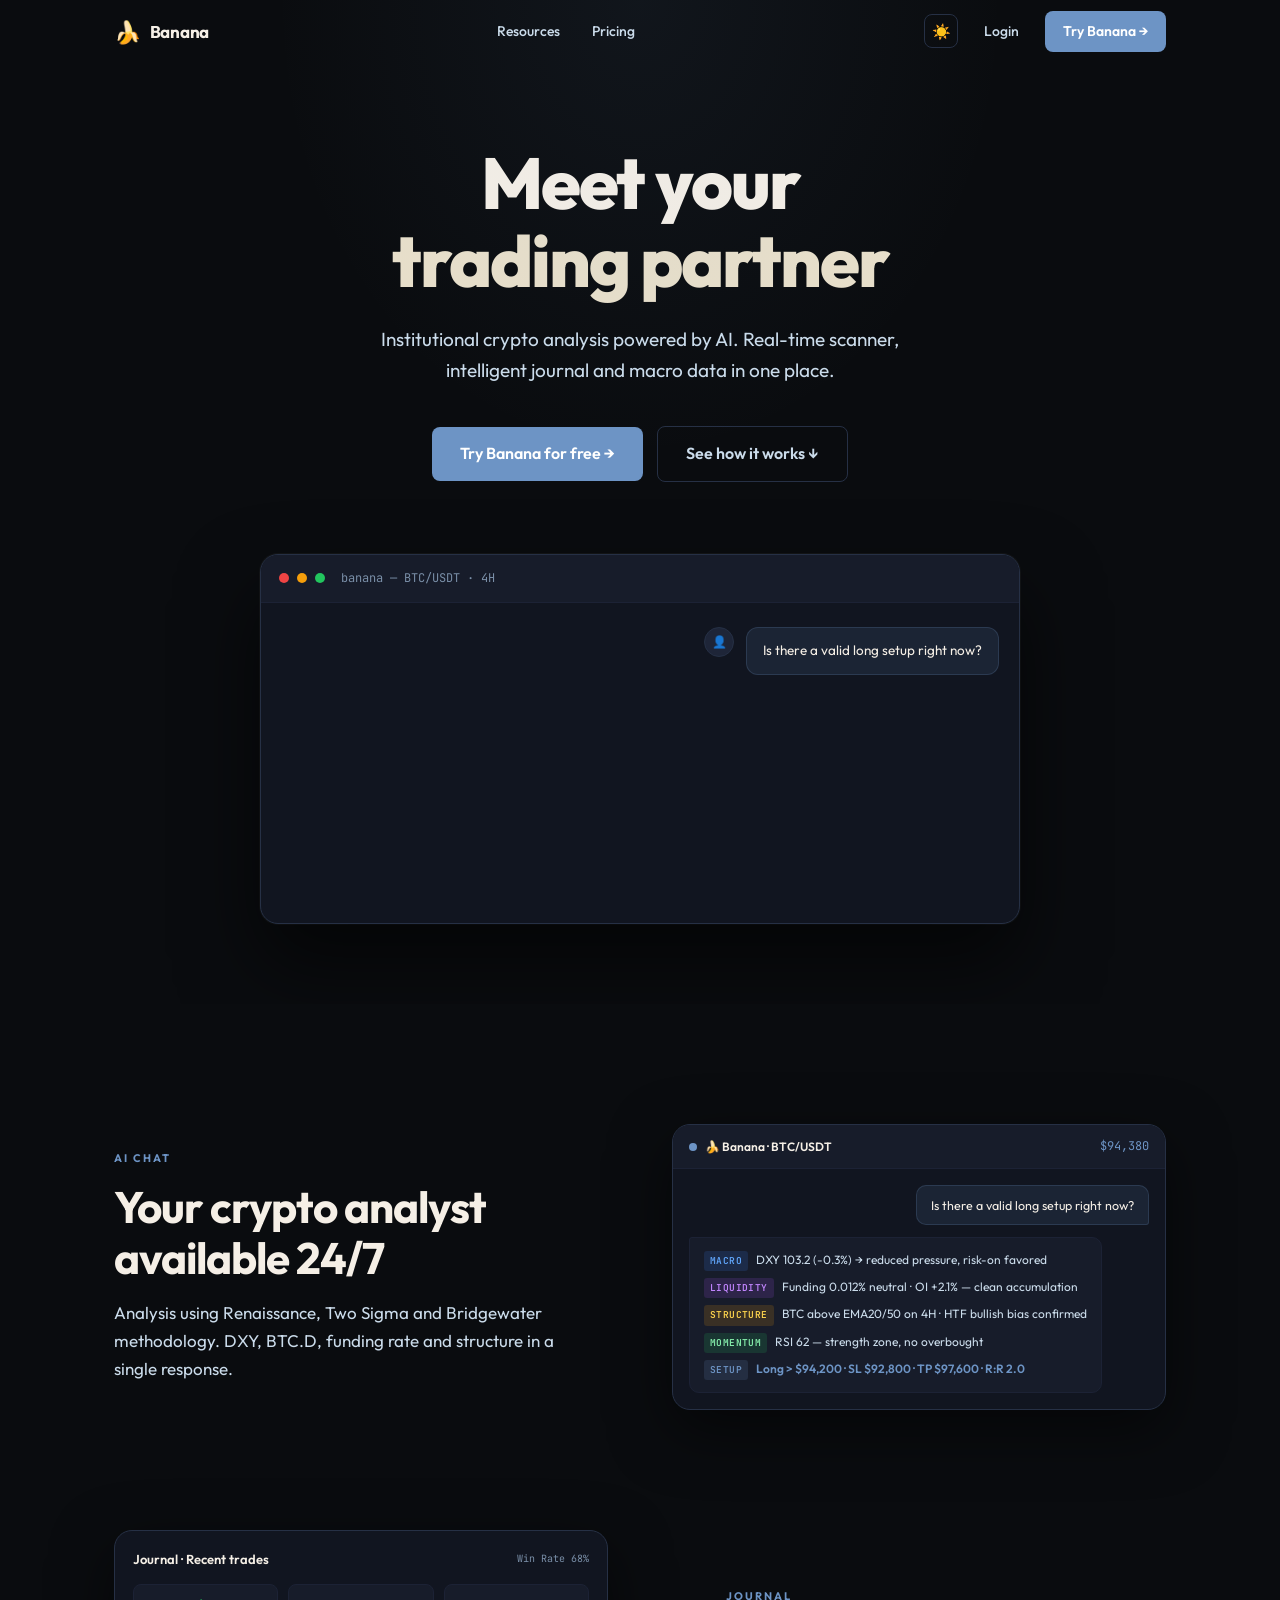
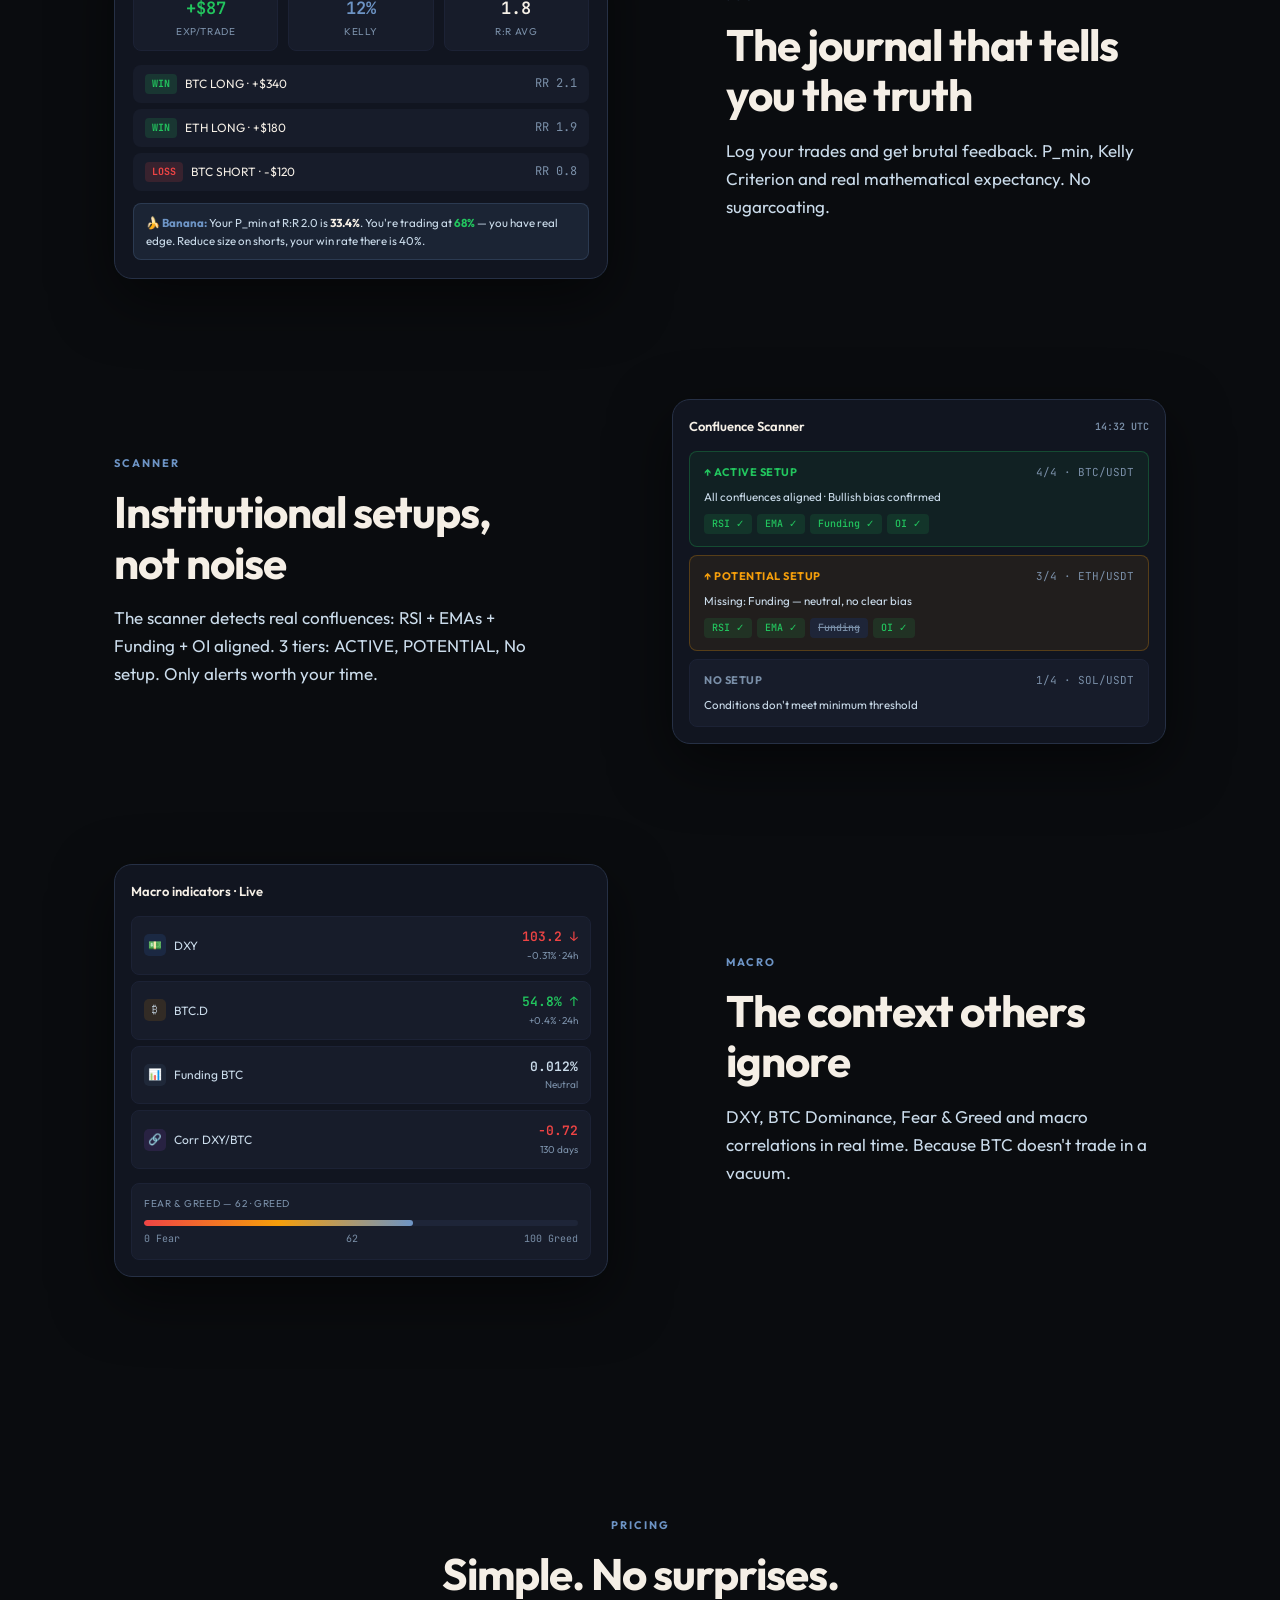
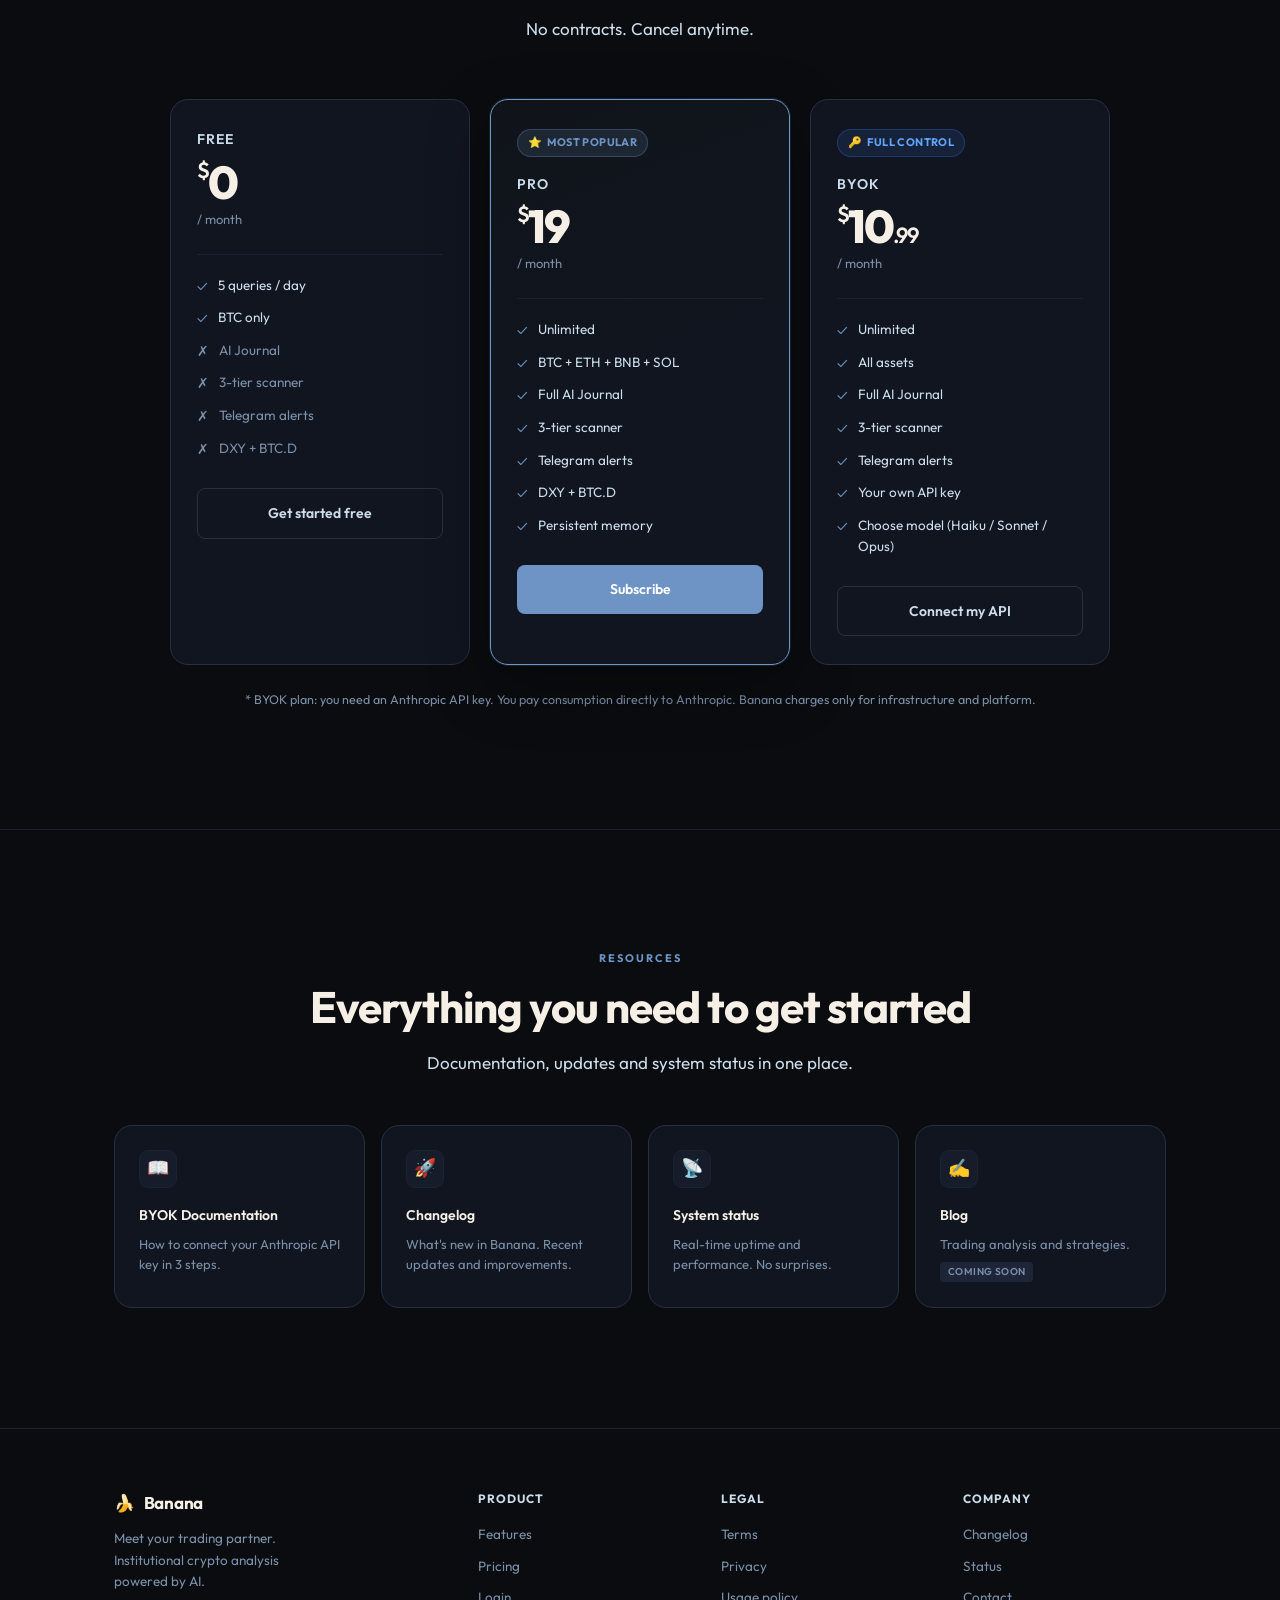
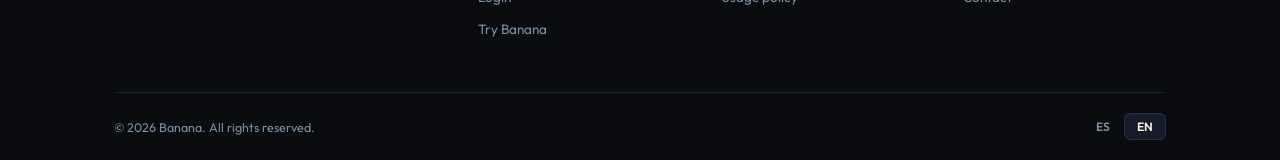
<file: templates/landing.html>
<!DOCTYPE html>
<html lang="en">
<head>
  <meta charset="UTF-8">
  <link rel="icon" href="data:image/svg+xml,<svg xmlns=%22http://www.w3.org/2000/svg%22 viewBox=%220 0 100 100%22><text y=%22.9em%22 font-size=%2290%22>🍌</text></svg>">
  <meta name="viewport" content="width=device-width, initial-scale=1.0">
  <meta name="description" content="Banana — Institutional crypto analysis powered by AI. Real-time scanner, intelligent journal and macro data in one place.">
  <title>Banana — Meet your trading partner</title>
  <link rel="preconnect" href="https://fonts.googleapis.com">
  <link href="https://fonts.googleapis.com/css2?family=Outfit:wght@300;400;500;600;700;800&family=JetBrains+Mono:wght@400;500&display=swap" rel="stylesheet">
  <style>
/* ═══════════════════════════════════════════════════════════════
   VARIABLES & RESET
═══════════════════════════════════════════════════════════════ */
:root {
  --bg:          #0A0C0F;
  --bg1:         #0D1018;
  --bg2:         #111520;
  --bg3:         #171C2A;
  --bg4:         #1E2538;
  --bg5:         #263045;
  --border:      #1C2235;
  --border2:     #263045;
  --text:        #F5EFE6;
  --text2:       #CBDCEB;
  --text3:       #7A8FA8;
  --accent:      #6D94C5;
  --accent2:     #5A7EAE;
  --accent-dim:  rgba(109,148,197,.12);
  --accent-glow: rgba(109,148,197,.28);
  --warm:        #E8DFCA;
  --green:       #22C55E;
  --red:         #EF4444;
  --amber:       #F59E0B;
  --blue:        #6D94C5;
  --nav-scroll-bg:  rgba(10,12,15,.88);
  --nav-mobile-bg:  rgba(10,12,15,.97);
  --mono:        'JetBrains Mono', monospace;
  --sans:        'Outfit', sans-serif;
  --radius:      10px;
  --radius-lg:   18px;
  --nav-h:       64px;
  --max-w:       1100px;
  --section-gap: 120px;
}

[data-theme="light"] {
  --bg:          #F0EBE3;
  --bg1:         #F8F4EE;
  --bg2:         #EDE6DC;
  --bg3:         #E4DAD0;
  --bg4:         #D8CEBC;
  --bg5:         #CBBFAA;
  --border:      rgba(0,0,0,0.08);
  --border2:     rgba(0,0,0,0.14);
  --text:        #1A1612;
  --text2:       #4A3F35;
  --text3:       #8A7A6A;
  --accent:      #4A75A8;
  --accent2:     #3B619A;
  --accent-dim:  rgba(74,117,168,.10);
  --accent-glow: rgba(74,117,168,.22);
  --warm:        #6B5A48;
  --nav-scroll-bg:  rgba(240,235,227,.92);
  --nav-mobile-bg:  rgba(240,235,227,.97);
}

*, *::before, *::after { box-sizing: border-box; margin: 0; padding: 0; }

html { scroll-behavior: smooth; }

body {
  font-family: var(--sans);
  background: var(--bg);
  color: var(--text);
  line-height: 1.6;
  overflow-x: hidden;
  -webkit-font-smoothing: antialiased;
}

a { color: inherit; text-decoration: none; }
img { display: block; max-width: 100%; }
button { font-family: var(--sans); cursor: pointer; border: none; }

/* ═══════════════════════════════════════════════════════════════
   UTILITIES
═══════════════════════════════════════════════════════════════ */
.container { max-width: var(--max-w); margin: 0 auto; padding: 0 24px; }
.mono { font-family: var(--mono); }
.accent { color: var(--accent); }

.btn {
  display: inline-flex;
  align-items: center;
  gap: 8px;
  padding: 12px 24px;
  border-radius: 8px;
  font-size: 15px;
  font-weight: 600;
  transition: all .2s;
  cursor: pointer;
  border: none;
}
.btn-primary {
  background: var(--accent);
  color: #fff;
}
.btn-primary:hover { background: var(--accent2); transform: translateY(-1px); box-shadow: 0 8px 24px var(--accent-glow); }
.btn-ghost {
  background: transparent;
  color: var(--text2);
  border: 1px solid var(--border2);
}
.btn-ghost:hover { border-color: var(--accent); color: var(--accent); background: var(--accent-dim); }
.btn-outline {
  background: transparent;
  color: var(--text);
  border: 1px solid var(--border2);
}
.btn-outline:hover { background: var(--bg3); border-color: var(--border2); }

/* ═══════════════════════════════════════════════════════════════
   NAV
═══════════════════════════════════════════════════════════════ */
.nav {
  position: fixed;
  top: 0; left: 0; right: 0;
  height: var(--nav-h);
  z-index: 100;
  transition: background .3s, border-color .3s, backdrop-filter .3s;
  border-bottom: 1px solid transparent;
}
.nav.scrolled {
  background: var(--nav-scroll-bg);
  backdrop-filter: blur(20px);
  -webkit-backdrop-filter: blur(20px);
  border-bottom-color: var(--border);
}
.nav-inner {
  max-width: var(--max-w);
  margin: 0 auto;
  padding: 0 24px;
  height: 100%;
  display: flex;
  align-items: center;
  gap: 32px;
}
.nav-logo {
  display: flex;
  align-items: center;
  gap: 9px;
  font-size: 17px;
  font-weight: 700;
  letter-spacing: -.3px;
  flex-shrink: 0;
}
.nav-logo-emoji { font-size: 22px; line-height: 1; }
.nav-links {
  display: flex;
  align-items: center;
  gap: 4px;
  margin: 0 auto;
}
.nav-links a {
  padding: 6px 14px;
  font-size: 14px;
  color: var(--text2);
  border-radius: 6px;
  transition: color .2s, background .2s;
  font-weight: 500;
}
.nav-links a:hover { color: var(--text); background: var(--bg3); }
.nav-actions { display: flex; align-items: center; gap: 10px; flex-shrink: 0; }
.nav-login {
  padding: 8px 16px;
  font-size: 14px;
  font-weight: 500;
  color: var(--text2);
  background: transparent;
  border-radius: 8px;
  transition: color .2s;
}
.nav-login:hover { color: var(--text); }
.nav-cta {
  padding: 9px 18px;
  font-size: 14px;
  font-weight: 600;
  background: var(--accent);
  color: #fff;
  border-radius: 8px;
  transition: background .2s, transform .15s;
}
.nav-cta:hover { background: var(--accent2); transform: translateY(-1px); }

/* Hamburger */
.theme-toggle {
  width: 34px; height: 34px;
  border-radius: 8px;
  background: transparent;
  border: 1px solid var(--border2);
  color: var(--text3);
  display: flex; align-items: center; justify-content: center;
  font-size: 15px;
  cursor: pointer;
  transition: color .2s, background .2s, border-color .2s;
  flex-shrink: 0;
}
.theme-toggle:hover { color: var(--text); background: var(--bg3); border-color: var(--accent); }

.nav-hamburger {
  display: none;
  flex-direction: column;
  gap: 5px;
  padding: 8px;
  background: transparent;
  border: none;
  margin-left: auto;
  cursor: pointer;
}
.nav-hamburger span {
  width: 22px; height: 2px;
  background: var(--text2);
  border-radius: 2px;
  transition: all .25s;
  display: block;
}
.nav-hamburger.open span:nth-child(1) { transform: translateY(7px) rotate(45deg); }
.nav-hamburger.open span:nth-child(2) { opacity: 0; }
.nav-hamburger.open span:nth-child(3) { transform: translateY(-7px) rotate(-45deg); }

.nav-mobile {
  display: none;
  position: fixed;
  top: var(--nav-h);
  left: 0; right: 0;
  background: var(--nav-mobile-bg);
  backdrop-filter: blur(20px);
  border-bottom: 1px solid var(--border);
  padding: 16px 24px 24px;
  flex-direction: column;
  gap: 4px;
  z-index: 99;
}
.nav-mobile.open { display: flex; }
.nav-mobile a {
  padding: 12px 16px;
  font-size: 16px;
  color: var(--text2);
  border-radius: 8px;
  transition: background .2s, color .2s;
}
.nav-mobile a:hover { background: var(--bg3); color: var(--text); }
.nav-mobile-actions { display: flex; flex-direction: column; gap: 10px; margin-top: 12px; border-top: 1px solid var(--border); padding-top: 16px; }
.nav-mobile-actions .btn { justify-content: center; }

/* ═══════════════════════════════════════════════════════════════
   HERO
═══════════════════════════════════════════════════════════════ */
.hero {
  padding-top: calc(var(--nav-h) + 80px);
  padding-bottom: 80px;
  text-align: center;
  position: relative;
  overflow: hidden;
}
.hero::before {
  content: '';
  position: absolute;
  top: 0; left: 50%; transform: translateX(-50%);
  width: 800px; height: 500px;
  background: radial-gradient(ellipse at 50% 0%, rgba(109,148,197,.07) 0%, transparent 65%);
  pointer-events: none;
}
.hero-badge {
  display: inline-flex;
  align-items: center;
  gap: 8px;
  padding: 6px 16px;
  background: rgba(109,148,197,.08);
  border: 1px solid rgba(109,148,197,.2);
  border-radius: 100px;
  font-size: 12.5px;
  font-weight: 500;
  color: var(--text2);
  letter-spacing: .3px;
  margin-bottom: 28px;
  white-space: nowrap;
}
.hero-badge span { width: 6px; height: 6px; background: var(--accent); border-radius: 50%; opacity: .7; }
.hero-headline {
  font-size: clamp(40px, 6vw, 72px);
  font-weight: 800;
  line-height: 1.08;
  letter-spacing: -2px;
  margin-bottom: 24px;
  max-width: 820px;
  margin-left: auto;
  margin-right: auto;
}
.hero-headline .word-accent { color: var(--warm); }
.hero-sub {
  font-size: clamp(16px, 2vw, 19px);
  color: var(--text2);
  max-width: 560px;
  margin: 0 auto 40px;
  line-height: 1.65;
  font-weight: 400;
}
.hero-actions {
  display: flex;
  align-items: center;
  justify-content: center;
  gap: 14px;
  flex-wrap: wrap;
  margin-bottom: 72px;
}
.hero-actions .btn { font-size: 16px; padding: 14px 28px; }

/* Chat demo */
.hero-demo {
  max-width: 760px;
  margin: 0 auto;
  background: var(--bg2);
  border: 1px solid var(--border2);
  border-radius: var(--radius-lg);
  overflow: hidden;
  box-shadow: 0 40px 80px rgba(0,0,0,.6), 0 0 0 1px rgba(255,255,255,.04);
  text-align: left;
}
.demo-topbar {
  display: flex;
  align-items: center;
  gap: 8px;
  padding: 14px 18px;
  background: var(--bg3);
  border-bottom: 1px solid var(--border);
}
.demo-dot { width: 10px; height: 10px; border-radius: 50%; }
.demo-dot.red { background: #EF4444; }
.demo-dot.amber { background: #F59E0B; }
.demo-dot.green { background: #22C55E; }
.demo-topbar-title {
  font-size: 12px;
  color: var(--text3);
  font-family: var(--mono);
  margin-left: 8px;
}
.demo-body {
  padding: 24px 20px;
  min-height: 320px;
  display: flex;
  flex-direction: column;
  gap: 16px;
}
.demo-msg {
  display: flex;
  gap: 12px;
  align-items: flex-start;
  animation: fadeSlideIn .3s ease forwards;
}
.demo-msg.user { flex-direction: row-reverse; }
.demo-avatar {
  width: 30px; height: 30px;
  border-radius: 50%;
  display: flex;
  align-items: center;
  justify-content: center;
  font-size: 14px;
  flex-shrink: 0;
}
.demo-avatar.bot { background: var(--accent-dim); border: 1px solid rgba(109,148,197,.3); }
.demo-avatar.user-av { background: var(--bg4); border: 1px solid var(--border2); font-size: 12px; }
.demo-bubble {
  background: var(--bg3);
  border: 1px solid var(--border);
  border-radius: 12px;
  padding: 12px 16px;
  font-size: 13.5px;
  color: var(--text2);
  line-height: 1.6;
  max-width: 85%;
}
.demo-msg.user .demo-bubble {
  background: var(--accent-dim);
  border-color: rgba(109,148,197,.2);
  color: var(--text);
}
.demo-chain { display: flex; flex-direction: column; gap: 8px; }
.demo-chain-row {
  display: flex;
  gap: 10px;
  align-items: baseline;
  font-size: 12.5px;
}
.demo-tag {
  font-family: var(--mono);
  font-size: 10px;
  font-weight: 600;
  padding: 2px 7px;
  border-radius: 4px;
  flex-shrink: 0;
  letter-spacing: .5px;
}
.demo-tag.macro     { background: rgba(59,130,246,.15); color: #60A5FA; border: 1px solid rgba(59,130,246,.2); }
.demo-tag.liq       { background: rgba(168,85,247,.15); color: #C084FC; border: 1px solid rgba(168,85,247,.2); }
.demo-tag.struct    { background: rgba(245,158,11,.15); color: #FCD34D; border: 1px solid rgba(245,158,11,.2); }
.demo-tag.mom       { background: rgba(34,197,94,.15);  color: #86EFAC; border: 1px solid rgba(34,197,94,.2); }
.demo-tag.setup     { background: rgba(109,148,197,.15);  color: var(--accent); border: 1px solid rgba(109,148,197,.25); }
.demo-chain-text { color: var(--text2); line-height: 1.5; }
.demo-thinking {
  display: flex;
  gap: 5px;
  padding: 6px 0;
  align-items: center;
}
.demo-thinking span {
  width: 7px; height: 7px;
  background: var(--text3);
  border-radius: 50%;
  animation: thinking .9s infinite;
}
.demo-thinking span:nth-child(2) { animation-delay: .2s; }
.demo-thinking span:nth-child(3) { animation-delay: .4s; }
.cursor {
  display: inline-block;
  width: 2px; height: 14px;
  background: var(--accent);
  vertical-align: middle;
  margin-left: 2px;
  animation: blink .7s infinite;
}

@keyframes thinking { 0%,60%,100% { opacity:.3; transform: scale(1); } 30% { opacity:1; transform: scale(1.3); } }
@keyframes blink { 0%,49% { opacity:1; } 50%,100% { opacity:0; } }
@keyframes fadeSlideIn { from { opacity:0; transform: translateY(8px); } to { opacity:1; transform: translateY(0); } }

/* ═══════════════════════════════════════════════════════════════
   SECTION HEADER
═══════════════════════════════════════════════════════════════ */
.section-label {
  font-size: 11px;
  font-weight: 700;
  letter-spacing: 2px;
  text-transform: uppercase;
  color: var(--accent);
  margin-bottom: 14px;
}
.section-title {
  font-size: clamp(28px, 4vw, 44px);
  font-weight: 700;
  letter-spacing: -1px;
  line-height: 1.15;
  margin-bottom: 16px;
}
.section-sub {
  font-size: 17px;
  color: var(--text2);
  line-height: 1.65;
  max-width: 480px;
}

/* ═══════════════════════════════════════════════════════════════
   FEATURES
═══════════════════════════════════════════════════════════════ */
.features { padding: var(--section-gap) 0; }
.feature-row {
  display: grid;
  grid-template-columns: 1fr 1fr;
  gap: 64px;
  align-items: center;
  margin-bottom: var(--section-gap);
}
.feature-row:last-child { margin-bottom: 0; }
.feature-row.reverse { direction: rtl; }
.feature-row.reverse > * { direction: ltr; }
.feature-text { max-width: 440px; }
.feature-visual {
  background: var(--bg2);
  border: 1px solid var(--border2);
  border-radius: var(--radius-lg);
  overflow: hidden;
  box-shadow: 0 20px 60px rgba(0,0,0,.5);
}

/* — Mock: Chat — */
.mock-chat { padding: 0; }
.mock-chat-topbar {
  display: flex;
  align-items: center;
  justify-content: space-between;
  padding: 12px 16px;
  background: var(--bg3);
  border-bottom: 1px solid var(--border);
}
.mock-chat-title { font-size: 12px; font-weight: 600; display: flex; align-items: center; gap: 8px; }
.mock-price { font-family: var(--mono); font-size: 12px; color: var(--accent); }
.mock-chat-body { padding: 16px; display: flex; flex-direction: column; gap: 12px; }
.mock-chat-user {
  align-self: flex-end;
  background: var(--accent-dim);
  border: 1px solid rgba(109,148,197,.2);
  border-radius: 10px 10px 3px 10px;
  padding: 9px 14px;
  font-size: 12.5px;
  color: var(--text);
  max-width: 80%;
}
.mock-chat-bot {
  align-self: flex-start;
  background: var(--bg3);
  border: 1px solid var(--border);
  border-radius: 3px 10px 10px 10px;
  padding: 12px 14px;
  font-size: 12px;
  color: var(--text2);
  max-width: 92%;
  line-height: 1.7;
}
.mock-chat-bot .chain-line { display: flex; gap: 8px; margin-bottom: 6px; align-items: baseline; }
.mock-chat-bot .chain-line:last-child { margin-bottom: 0; }
.tag-mini {
  font-family: var(--mono);
  font-size: 9.5px;
  font-weight: 600;
  padding: 2px 6px;
  border-radius: 3px;
  flex-shrink: 0;
  letter-spacing: .4px;
}
.tag-macro  { background: rgba(59,130,246,.15); color: #60A5FA; }
.tag-liq    { background: rgba(168,85,247,.15); color: #C084FC; }
.tag-str    { background: rgba(245,158,11,.15); color: #FCD34D; }
.tag-mom    { background: rgba(34,197,94,.15);  color: #86EFAC; }
.tag-setup  { background: rgba(109,148,197,.15);  color: var(--accent); }

/* — Mock: Journal — */
.mock-journal { padding: 16px; }
.mock-journal-header {
  display: flex;
  justify-content: space-between;
  align-items: center;
  margin-bottom: 14px;
}
.mock-journal-title { font-size: 13px; font-weight: 600; }
.mock-stats-row { display: flex; gap: 10px; margin-bottom: 14px; }
.mock-stat {
  flex: 1;
  background: var(--bg3);
  border: 1px solid var(--border);
  border-radius: 8px;
  padding: 10px 12px;
  text-align: center;
}
.mock-stat-val { font-family: var(--mono); font-size: 17px; font-weight: 600; }
.mock-stat-label { font-size: 10px; color: var(--text3); text-transform: uppercase; letter-spacing: .6px; margin-top: 2px; }
.mock-trade { display: flex; justify-content: space-between; align-items: center; padding: 9px 12px; background: var(--bg3); border-radius: 8px; margin-bottom: 6px; font-size: 12px; }
.mock-trade:last-child { margin-bottom: 0; }
.mock-trade-left { display: flex; align-items: center; gap: 8px; }
.mock-badge { padding: 2px 7px; border-radius: 4px; font-size: 10px; font-weight: 700; font-family: var(--mono); }
.mock-badge.win  { background: rgba(34,197,94,.15); color: var(--green); }
.mock-badge.loss { background: rgba(239,68,68,.15);  color: var(--red); }
.mock-trade-rr { font-family: var(--mono); font-size: 12px; color: var(--text3); }
.mock-ai-box {
  margin-top: 12px;
  background: var(--accent-dim);
  border: 1px solid rgba(109,148,197,.2);
  border-radius: 8px;
  padding: 10px 12px;
  font-size: 11.5px;
  color: var(--text2);
  line-height: 1.55;
}
.mock-ai-box strong { color: var(--accent); }

/* — Mock: Scanner — */
.mock-scanner { padding: 16px; }
.mock-scanner-title { font-size: 13px; font-weight: 600; margin-bottom: 14px; display: flex; justify-content: space-between; align-items: center; }
.mock-scanner-time { font-family: var(--mono); font-size: 10px; color: var(--text3); }
.mock-tier { border-radius: 8px; padding: 12px 14px; margin-bottom: 8px; border: 1px solid; }
.mock-tier:last-child { margin-bottom: 0; }
.mock-tier.active   { background: rgba(34,197,94,.07); border-color: rgba(34,197,94,.25); }
.mock-tier.potential{ background: rgba(245,158,11,.07); border-color: rgba(245,158,11,.25); }
.mock-tier.none     { background: var(--bg3); border-color: var(--border); }
.mock-tier-top { display: flex; justify-content: space-between; align-items: center; margin-bottom: 6px; }
.mock-tier-name { font-size: 11px; font-weight: 700; letter-spacing: .5px; text-transform: uppercase; }
.mock-tier.active .mock-tier-name    { color: var(--green); }
.mock-tier.potential .mock-tier-name { color: var(--amber); }
.mock-tier.none .mock-tier-name      { color: var(--text3); }
.mock-tier-score { font-family: var(--mono); font-size: 11px; color: var(--text3); }
.mock-tier-detail { font-size: 11.5px; color: var(--text2); }
.mock-confluences { display: flex; gap: 5px; flex-wrap: wrap; margin-top: 8px; }
.mock-conf {
  padding: 2px 8px;
  border-radius: 4px;
  font-size: 10px;
  font-family: var(--mono);
  font-weight: 500;
}
.mock-conf.ok   { background: rgba(34,197,94,.12); color: var(--green); }
.mock-conf.fail { background: var(--bg4); color: var(--text3); text-decoration: line-through; }

/* — Mock: Macro sidebar — */
.mock-macro { padding: 16px; }
.mock-macro-title { font-size: 13px; font-weight: 600; margin-bottom: 14px; }
.mock-macro-row {
  display: flex;
  justify-content: space-between;
  align-items: center;
  padding: 10px 12px;
  background: var(--bg3);
  border-radius: 8px;
  margin-bottom: 6px;
  border: 1px solid var(--border);
}
.mock-macro-row:last-child { margin-bottom: 0; }
.mock-macro-label { font-size: 12px; color: var(--text2); display: flex; align-items: center; gap: 8px; }
.mock-macro-icon { width: 22px; height: 22px; border-radius: 5px; display: flex; align-items: center; justify-content: center; font-size: 11px; }
.mock-macro-val { font-family: var(--mono); font-size: 13px; font-weight: 600; }
.mock-macro-val.up   { color: var(--green); }
.mock-macro-val.down { color: var(--red); }
.mock-macro-val.neut { color: var(--text2); }
.mock-macro-sub { font-size: 10px; color: var(--text3); text-align: right; }
.mock-fng-bar {
  margin-top: 14px;
  background: var(--bg3);
  border: 1px solid var(--border);
  border-radius: 8px;
  padding: 12px;
}
.mock-fng-label { font-size: 10px; color: var(--text3); text-transform: uppercase; letter-spacing: .6px; margin-bottom: 8px; }
.mock-fng-track { height: 6px; background: var(--bg4); border-radius: 3px; overflow: hidden; position: relative; }
.mock-fng-fill  { height: 100%; border-radius: 3px; background: linear-gradient(90deg, var(--red), var(--amber), var(--accent)); }
.mock-fng-nums  { display: flex; justify-content: space-between; font-family: var(--mono); font-size: 10px; color: var(--text3); margin-top: 5px; }

/* ═══════════════════════════════════════════════════════════════
   PRICING
═══════════════════════════════════════════════════════════════ */
.pricing {
  padding: var(--section-gap) 0;
  text-align: center;
}
.pricing-header { margin-bottom: 56px; }
.pricing-header .section-sub { margin: 0 auto; }
.pricing-grid {
  display: grid;
  grid-template-columns: 1fr 1fr 1fr;
  gap: 20px;
  max-width: 940px;
  margin: 0 auto;
}
.price-card {
  background: var(--bg2);
  border: 1px solid var(--border2);
  border-radius: var(--radius-lg);
  padding: 28px 26px;
  text-align: left;
  position: relative;
  transition: transform .2s, box-shadow .2s;
}
.price-card:hover { transform: translateY(-4px); box-shadow: 0 20px 60px rgba(0,0,0,.5); }
.price-card.popular {
  border-color: var(--accent);
  background: linear-gradient(160deg, rgba(109,148,197,.06) 0%, var(--bg2) 60%);
  box-shadow: 0 0 0 1px rgba(109,148,197,.15), 0 20px 60px rgba(0,0,0,.4);
}
.price-badge {
  display: inline-flex;
  align-items: center;
  gap: 5px;
  padding: 4px 10px;
  border-radius: 100px;
  font-size: 11px;
  font-weight: 700;
  letter-spacing: .4px;
  text-transform: uppercase;
  margin-bottom: 16px;
}
.price-badge.popular-badge { background: rgba(109,148,197,.15); color: var(--accent); border: 1px solid rgba(109,148,197,.3); }
.price-badge.byok-badge    { background: rgba(59,130,246,.12); color: #60A5FA; border: 1px solid rgba(59,130,246,.25); }
.price-name { font-size: 14px; font-weight: 600; color: var(--text2); text-transform: uppercase; letter-spacing: 1px; margin-bottom: 8px; }
.price-amount {
  font-size: 46px;
  font-weight: 800;
  letter-spacing: -2px;
  line-height: 1;
  margin-bottom: 4px;
}
.price-amount sup { font-size: 22px; font-weight: 600; vertical-align: top; margin-top: 8px; }
.price-period { font-size: 13px; color: var(--text3); margin-bottom: 24px; }
.price-divider { height: 1px; background: var(--border); margin-bottom: 20px; }
.price-features { display: flex; flex-direction: column; gap: 10px; margin-bottom: 28px; }
.price-feature { display: flex; align-items: flex-start; gap: 10px; font-size: 13.5px; color: var(--text2); }
.price-feature .icon { flex-shrink: 0; margin-top: 1px; }
.price-feature .icon.yes { color: var(--accent); }
.price-feature .icon.no  { color: var(--text3); }
.price-feature.disabled  { color: var(--text3); }
.price-cta { display: block; text-align: center; padding: 13px; border-radius: 8px; font-size: 14px; font-weight: 600; transition: all .2s; width: 100%; }
.price-cta.cta-accent { background: var(--accent); color: #fff; }
.price-cta.cta-accent:hover { background: var(--accent2); transform: translateY(-1px); }
.price-cta.cta-outline { background: transparent; border: 1px solid var(--border2); color: var(--text2); }
.price-cta.cta-outline:hover { border-color: var(--text2); color: var(--text); background: var(--bg3); }
.byok-note {
  max-width: 940px;
  margin: 24px auto 0;
  font-size: 12.5px;
  color: var(--text3);
  line-height: 1.6;
  text-align: center;
}

/* ═══════════════════════════════════════════════════════════════
   RESOURCES
═══════════════════════════════════════════════════════════════ */
.resources {
  padding: var(--section-gap) 0;
  border-top: 1px solid var(--border);
}
.resources-header { text-align: center; margin-bottom: 48px; }
.resources-header .section-sub { margin: 0 auto; }
.resources-grid {
  display: grid;
  grid-template-columns: repeat(4, 1fr);
  gap: 16px;
}
.res-card {
  background: var(--bg2);
  border: 1px solid var(--border2);
  border-radius: var(--radius-lg);
  padding: 24px;
  transition: transform .2s, border-color .2s, box-shadow .2s;
  cursor: default;
}
.res-card:hover { transform: translateY(-3px); border-color: var(--border2); box-shadow: 0 12px 40px rgba(0,0,0,.4); }
.res-icon {
  width: 38px; height: 38px;
  border-radius: 9px;
  display: flex;
  align-items: center;
  justify-content: center;
  font-size: 18px;
  margin-bottom: 16px;
  background: var(--bg3);
  border: 1px solid var(--border);
}
.res-title { font-size: 14px; font-weight: 600; margin-bottom: 8px; }
.res-sub { font-size: 13px; color: var(--text3); line-height: 1.55; }
.res-soon {
  display: inline-block;
  padding: 2px 8px;
  background: var(--bg4);
  border-radius: 4px;
  font-size: 10px;
  color: var(--text3);
  font-weight: 600;
  letter-spacing: .4px;
  text-transform: uppercase;
  margin-top: 8px;
}

/* ═══════════════════════════════════════════════════════════════
   FOOTER
═══════════════════════════════════════════════════════════════ */
.footer {
  border-top: 1px solid var(--border);
  padding: 60px 0 0;
}
.footer-grid {
  display: grid;
  grid-template-columns: 1.6fr 1fr 1fr 1fr;
  gap: 40px;
  padding-bottom: 52px;
}
.footer-brand-logo {
  display: flex;
  align-items: center;
  gap: 9px;
  font-size: 17px;
  font-weight: 700;
  letter-spacing: -.3px;
  margin-bottom: 12px;
}
.footer-tagline { font-size: 13.5px; color: var(--text3); line-height: 1.6; max-width: 220px; }
.footer-col-title { font-size: 12px; font-weight: 700; color: var(--text2); text-transform: uppercase; letter-spacing: 1px; margin-bottom: 16px; }
.footer-links { display: flex; flex-direction: column; gap: 10px; }
.footer-links a { font-size: 13.5px; color: var(--text3); transition: color .2s; }
.footer-links a:hover { color: var(--text); }
.footer-bottom {
  border-top: 1px solid var(--border);
  padding: 20px 0;
  display: flex;
  align-items: center;
  justify-content: space-between;
}
.footer-copy { font-size: 12.5px; color: var(--text3); }
.lang-toggle { display: flex; align-items: center; gap: 2px; }
.lang-btn {
  padding: 5px 12px;
  font-size: 12px;
  font-weight: 600;
  border-radius: 6px;
  background: transparent;
  color: var(--text3);
  border: none;
  transition: all .2s;
  cursor: pointer;
  font-family: var(--sans);
}
.lang-btn.active { background: var(--bg3); color: var(--text); border: 1px solid var(--border2); }
.lang-btn:not(.active):hover { color: var(--text2); }

/* ═══════════════════════════════════════════════════════════════
   RESPONSIVE
═══════════════════════════════════════════════════════════════ */
@media (max-width: 1024px) {
  .feature-row { gap: 40px; }
  .pricing-grid { max-width: 100%; }
  .resources-grid { grid-template-columns: repeat(2, 1fr); }
  .footer-grid { grid-template-columns: 1fr 1fr; gap: 32px; }
}

@media (max-width: 768px) {
  :root { --section-gap: 80px; --nav-h: 58px; }
  .nav-links, .nav-actions { display: none; }
  .nav-hamburger { display: flex; }
  .hero { padding-top: calc(var(--nav-h) + 50px); padding-bottom: 50px; }
  .hero-headline { letter-spacing: -1px; }
  .hero-actions .btn { width: 100%; justify-content: center; }
  .feature-row, .feature-row.reverse { grid-template-columns: 1fr; direction: ltr; gap: 28px; }
  .feature-row.reverse .feature-text { order: 0; }
  .feature-row.reverse .feature-visual { order: 1; }
  .pricing-grid { grid-template-columns: 1fr; max-width: 400px; }
  .resources-grid { grid-template-columns: 1fr; }
  .footer-grid { grid-template-columns: 1fr; }
  .footer-bottom { flex-direction: column; gap: 14px; text-align: center; }
}

@media (max-width: 480px) {
  .hero-badge { font-size: 11px; }
  .mock-stats-row { flex-wrap: wrap; }
}
  </style>
</head>
<body>

<!-- ═══════════════════════ NAV ═══════════════════════ -->
<nav class="nav" id="navbar">
  <div class="nav-inner">
    <a href="#home" class="nav-logo">
      <span class="nav-logo-emoji">🍌</span>
      <span>Banana</span>
    </a>
    <div class="nav-links">
      <a href="#resources" data-i18n="nav_resources">Resources</a>
      <a href="#pricing"   data-i18n="nav_pricing">Pricing</a>
    </div>
    <div class="nav-actions">
      <button class="theme-toggle" id="theme-toggle" aria-label="Toggle theme" title="Toggle theme">☀️</button>
      <a href="/login"    class="nav-login" data-i18n="nav_login">Login</a>
      <a href="/register" class="nav-cta"   data-i18n="nav_cta">Try Banana →</a>
    </div>
    <button class="nav-hamburger" id="hamburger" aria-label="Menu">
      <span></span><span></span><span></span>
    </button>
  </div>
</nav>

<!-- Mobile nav -->
<div class="nav-mobile" id="mobile-menu">
  <a href="#features"  data-i18n="nav_features">Features</a>
  <a href="#pricing"   data-i18n="nav_pricing">Pricing</a>
  <a href="#resources" data-i18n="nav_resources">Resources</a>
  <div class="nav-mobile-actions">
    <button class="btn btn-outline" id="theme-toggle-mobile" onclick="toggleTheme()" style="justify-content:center;gap:8px">
      <span id="theme-label-mobile">☀️ Light mode</span>
    </button>
    <a href="/login"    class="btn btn-outline" data-i18n="nav_login">Login</a>
    <a href="/register" class="btn btn-primary" data-i18n="nav_cta">Try Banana →</a>
  </div>
</div>

<!-- ═══════════════════════ HERO ═══════════════════════ -->
<section class="hero" id="home">
  <div class="container">
    <h1 class="hero-headline">
      Meet your<br><span class="word-accent">trading partner</span>
    </h1>
    <p class="hero-sub" data-i18n="hero_sub">
      Institutional crypto analysis powered by AI. Real-time scanner, intelligent journal and macro data in one place.
    </p>
    <div class="hero-actions">
      <a href="/register" class="btn btn-primary" data-i18n="hero_cta_main">Try Banana for free →</a>
      <a href="#features" class="btn btn-ghost"   data-i18n="hero_cta_sec">See how it works ↓</a>
    </div>

    <!-- Animated chat demo -->
    <div class="hero-demo">
      <div class="demo-topbar">
        <div class="demo-dot red"></div>
        <div class="demo-dot amber"></div>
        <div class="demo-dot green"></div>
        <span class="demo-topbar-title">banana — BTC/USDT · 4H</span>
      </div>
      <div class="demo-body" id="demo-body">
        <!-- Injected by JS -->
      </div>
    </div>
  </div>
</section>

<!-- ═══════════════════════ FEATURES ═══════════════════════ -->
<section class="features" id="features">
  <div class="container">

    <!-- Feature 1: Chat institucional -->
    <div class="feature-row">
      <div class="feature-text">
        <div class="section-label" data-i18n="f1_label">AI Chat</div>
        <h2 class="section-title" data-i18n="f1_title">Your crypto analyst available 24/7</h2>
        <p class="section-sub" data-i18n="f1_sub">Analysis using Renaissance, Two Sigma and Bridgewater methodology. DXY, BTC.D, funding rate and structure in a single response.</p>
      </div>
      <div class="feature-visual mock-chat">
        <div class="mock-chat-topbar">
          <div class="mock-chat-title">
            <span style="width:8px;height:8px;background:var(--accent);border-radius:50%;display:inline-block"></span>
            🍌 Banana · BTC/USDT
          </div>
          <div class="mock-price">$94,380</div>
        </div>
        <div class="mock-chat-body">
          <div class="mock-chat-user">Is there a valid long setup right now?</div>
          <div class="mock-chat-bot">
            <div class="chain-line"><span class="tag-mini tag-macro">MACRO</span><span>DXY 103.2 (-0.3%) → reduced pressure, risk-on favored</span></div>
            <div class="chain-line"><span class="tag-mini tag-liq">LIQUIDITY</span><span>Funding 0.012% neutral · OI +2.1% — clean accumulation</span></div>
            <div class="chain-line"><span class="tag-mini tag-str">STRUCTURE</span><span>BTC above EMA20/50 on 4H · HTF bullish bias confirmed</span></div>
            <div class="chain-line"><span class="tag-mini tag-mom">MOMENTUM</span><span>RSI 62 — strength zone, no overbought</span></div>
            <div class="chain-line"><span class="tag-mini tag-setup">SETUP</span><span style="color:var(--accent);font-weight:600">Long &gt; $94,200 · SL $92,800 · TP $97,600 · R:R 2.0</span></div>
          </div>
        </div>
      </div>
    </div>

    <!-- Feature 2: Journal -->
    <div class="feature-row reverse">
      <div class="feature-text">
        <div class="section-label" data-i18n="f2_label">Journal</div>
        <h2 class="section-title" data-i18n="f2_title">The journal that tells you the truth</h2>
        <p class="section-sub" data-i18n="f2_sub">Log your trades and get brutal feedback. P_min, Kelly Criterion and real mathematical expectancy. No sugarcoating.</p>
      </div>
      <div class="feature-visual mock-journal" style="padding:18px">
        <div class="mock-journal-header">
          <div class="mock-journal-title">Journal · Recent trades</div>
          <div style="font-family:var(--mono);font-size:10px;color:var(--text3)">Win Rate 68%</div>
        </div>
        <div class="mock-stats-row">
          <div class="mock-stat"><div class="mock-stat-val" style="color:var(--green)">+$87</div><div class="mock-stat-label">Exp/trade</div></div>
          <div class="mock-stat"><div class="mock-stat-val" style="color:var(--accent)">12%</div><div class="mock-stat-label">Kelly</div></div>
          <div class="mock-stat"><div class="mock-stat-val">1.8</div><div class="mock-stat-label">R:R avg</div></div>
        </div>
        <div class="mock-trade"><div class="mock-trade-left"><span class="mock-badge win">WIN</span><span style="font-size:12px">BTC LONG · +$340</span></div><div class="mock-trade-rr">RR 2.1</div></div>
        <div class="mock-trade"><div class="mock-trade-left"><span class="mock-badge win">WIN</span><span style="font-size:12px">ETH LONG · +$180</span></div><div class="mock-trade-rr">RR 1.9</div></div>
        <div class="mock-trade"><div class="mock-trade-left"><span class="mock-badge loss">LOSS</span><span style="font-size:12px">BTC SHORT · -$120</span></div><div class="mock-trade-rr">RR 0.8</div></div>
        <div class="mock-ai-box">
          <strong>🍌 Banana:</strong> Your P_min at R:R 2.0 is <strong style="color:var(--text)">33.4%</strong>. You're trading at <strong style="color:var(--green)">68%</strong> — you have real edge. Reduce size on shorts, your win rate there is 40%.
        </div>
      </div>
    </div>

    <!-- Feature 3: Scanner -->
    <div class="feature-row">
      <div class="feature-text">
        <div class="section-label" data-i18n="f3_label">Scanner</div>
        <h2 class="section-title" data-i18n="f3_title">Institutional setups, not noise</h2>
        <p class="section-sub" data-i18n="f3_sub">The scanner detects real confluences: RSI + EMAs + Funding + OI aligned. 3 tiers: ACTIVE, POTENTIAL, No setup. Only alerts worth your time.</p>
      </div>
      <div class="feature-visual mock-scanner">
        <div class="mock-scanner-title">
          <span>Confluence Scanner</span>
          <span class="mock-scanner-time">14:32 UTC</span>
        </div>
        <div class="mock-tier active">
          <div class="mock-tier-top">
            <span class="mock-tier-name">↑ ACTIVE SETUP</span>
            <span class="mock-tier-score">4/4 · BTC/USDT</span>
          </div>
          <div class="mock-tier-detail">All confluences aligned · Bullish bias confirmed</div>
          <div class="mock-confluences">
            <span class="mock-conf ok">RSI ✓</span>
            <span class="mock-conf ok">EMA ✓</span>
            <span class="mock-conf ok">Funding ✓</span>
            <span class="mock-conf ok">OI ✓</span>
          </div>
        </div>
        <div class="mock-tier potential">
          <div class="mock-tier-top">
            <span class="mock-tier-name">↑ POTENTIAL SETUP</span>
            <span class="mock-tier-score">3/4 · ETH/USDT</span>
          </div>
          <div class="mock-tier-detail">Missing: Funding — neutral, no clear bias</div>
          <div class="mock-confluences">
            <span class="mock-conf ok">RSI ✓</span>
            <span class="mock-conf ok">EMA ✓</span>
            <span class="mock-conf fail">Funding</span>
            <span class="mock-conf ok">OI ✓</span>
          </div>
        </div>
        <div class="mock-tier none">
          <div class="mock-tier-top">
            <span class="mock-tier-name">No setup</span>
            <span class="mock-tier-score">1/4 · SOL/USDT</span>
          </div>
          <div class="mock-tier-detail">Conditions don't meet minimum threshold</div>
        </div>
      </div>
    </div>

    <!-- Feature 4: Macro -->
    <div class="feature-row reverse">
      <div class="feature-text">
        <div class="section-label" data-i18n="f4_label">Macro</div>
        <h2 class="section-title" data-i18n="f4_title">The context others ignore</h2>
        <p class="section-sub" data-i18n="f4_sub">DXY, BTC Dominance, Fear & Greed and macro correlations in real time. Because BTC doesn't trade in a vacuum.</p>
      </div>
      <div class="feature-visual mock-macro">
        <div class="mock-macro-title">Macro indicators · Live</div>
        <div class="mock-macro-row">
          <div class="mock-macro-label"><div class="mock-macro-icon" style="background:rgba(59,130,246,.12)">💵</div>DXY</div>
          <div>
            <div class="mock-macro-val down">103.2 ↓</div>
            <div class="mock-macro-sub">-0.31% · 24h</div>
          </div>
        </div>
        <div class="mock-macro-row">
          <div class="mock-macro-label"><div class="mock-macro-icon" style="background:rgba(245,158,11,.12)">₿</div>BTC.D</div>
          <div>
            <div class="mock-macro-val up">54.8% ↑</div>
            <div class="mock-macro-sub">+0.4% · 24h</div>
          </div>
        </div>
        <div class="mock-macro-row">
          <div class="mock-macro-label"><div class="mock-macro-icon" style="background:rgba(109,148,197,.1)">📊</div>Funding BTC</div>
          <div>
            <div class="mock-macro-val neut">0.012%</div>
            <div class="mock-macro-sub">Neutral</div>
          </div>
        </div>
        <div class="mock-macro-row">
          <div class="mock-macro-label"><div class="mock-macro-icon" style="background:rgba(168,85,247,.12)">🔗</div>Corr DXY/BTC</div>
          <div>
            <div class="mock-macro-val down">-0.72</div>
            <div class="mock-macro-sub">130 days</div>
          </div>
        </div>
        <div class="mock-fng-bar">
          <div class="mock-fng-label">Fear & Greed — 62 · Greed</div>
          <div class="mock-fng-track"><div class="mock-fng-fill" style="width:62%"></div></div>
          <div class="mock-fng-nums"><span>0 Fear</span><span>62</span><span>100 Greed</span></div>
        </div>
      </div>
    </div>

  </div>
</section>

<!-- ═══════════════════════ PRICING ═══════════════════════ -->
<section class="pricing" id="pricing">
  <div class="container">
    <div class="pricing-header">
      <div class="section-label" data-i18n="pricing_label">Pricing</div>
      <h2 class="section-title" data-i18n="pricing_title">Simple. No surprises.</h2>
      <p class="section-sub" data-i18n="pricing_sub">No contracts. Cancel anytime.</p>
    </div>
    <div class="pricing-grid">

      <!-- FREE -->
      <div class="price-card">
        <div class="price-name">Free</div>
        <div class="price-amount"><sup>$</sup>0</div>
        <div class="price-period" data-i18n="price_month">/ month</div>
        <div class="price-divider"></div>
        <div class="price-features">
          <div class="price-feature"><span class="icon yes">✓</span><span data-i18n="free_f1">5 queries / day</span></div>
          <div class="price-feature"><span class="icon yes">✓</span><span data-i18n="free_f2">BTC only</span></div>
          <div class="price-feature disabled"><span class="icon no">✗</span><span data-i18n="free_f3">AI Journal</span></div>
          <div class="price-feature disabled"><span class="icon no">✗</span><span data-i18n="free_f4">3-tier scanner</span></div>
          <div class="price-feature disabled"><span class="icon no">✗</span><span data-i18n="free_f5">Telegram alerts</span></div>
          <div class="price-feature disabled"><span class="icon no">✗</span><span data-i18n="free_f6">DXY + BTC.D</span></div>
        </div>
        <a href="/register" class="price-cta cta-outline" data-i18n="free_cta">Get started free</a>
      </div>

      <!-- PRO -->
      <div class="price-card popular">
        <div class="price-badge popular-badge">⭐ <span data-i18n="pro_badge">Most popular</span></div>
        <div class="price-name">Pro</div>
        <div class="price-amount"><sup>$</sup>19</div>
        <div class="price-period" data-i18n="price_month">/ month</div>
        <div class="price-divider"></div>
        <div class="price-features">
          <div class="price-feature"><span class="icon yes">✓</span><span data-i18n="pro_f1">Unlimited</span></div>
          <div class="price-feature"><span class="icon yes">✓</span><span data-i18n="pro_f2">BTC + ETH + BNB + SOL</span></div>
          <div class="price-feature"><span class="icon yes">✓</span><span data-i18n="pro_f3">Full AI Journal</span></div>
          <div class="price-feature"><span class="icon yes">✓</span><span data-i18n="pro_f4">3-tier scanner</span></div>
          <div class="price-feature"><span class="icon yes">✓</span><span data-i18n="pro_f5">Telegram alerts</span></div>
          <div class="price-feature"><span class="icon yes">✓</span><span data-i18n="pro_f6">DXY + BTC.D</span></div>
          <div class="price-feature"><span class="icon yes">✓</span><span data-i18n="pro_f7">Persistent memory</span></div>
        </div>
        <a href="/register" class="price-cta cta-accent" data-i18n="pro_cta">Subscribe</a>
      </div>

      <!-- BYOK -->
      <div class="price-card">
        <div class="price-badge byok-badge">🔑 <span data-i18n="byok_badge">Full control</span></div>
        <div class="price-name">BYOK</div>
        <div class="price-amount"><sup>$</sup>10<span style="font-size:22px;font-weight:600">.99</span></div>
        <div class="price-period" data-i18n="price_month">/ month</div>
        <div class="price-divider"></div>
        <div class="price-features">
          <div class="price-feature"><span class="icon yes">✓</span><span data-i18n="byok_f1">Unlimited</span></div>
          <div class="price-feature"><span class="icon yes">✓</span><span data-i18n="byok_f2">All assets</span></div>
          <div class="price-feature"><span class="icon yes">✓</span><span data-i18n="byok_f3">Full AI Journal</span></div>
          <div class="price-feature"><span class="icon yes">✓</span><span data-i18n="byok_f4">3-tier scanner</span></div>
          <div class="price-feature"><span class="icon yes">✓</span><span data-i18n="byok_f5">Telegram alerts</span></div>
          <div class="price-feature"><span class="icon yes">✓</span><span data-i18n="byok_f6">Your own API key</span></div>
          <div class="price-feature"><span class="icon yes">✓</span><span data-i18n="byok_f7">Choose model (Haiku / Sonnet / Opus)</span></div>
        </div>
        <a href="/register" class="price-cta cta-outline" data-i18n="byok_cta">Connect my API</a>
      </div>

    </div>
    <p class="byok-note" data-i18n="byok_note">
      * BYOK plan: you need an Anthropic API key. You pay consumption directly to Anthropic. Banana charges only for infrastructure and platform.
    </p>
  </div>
</section>

<!-- ═══════════════════════ RESOURCES ═══════════════════════ -->
<section class="resources" id="resources">
  <div class="container">
    <div class="resources-header">
      <div class="section-label" data-i18n="res_label">Resources</div>
      <h2 class="section-title" data-i18n="res_title">Everything you need to get started</h2>
      <p class="section-sub" data-i18n="res_sub">Documentation, updates and system status in one place.</p>
    </div>
    <div class="resources-grid">
      <div class="res-card">
        <div class="res-icon">📖</div>
        <div class="res-title" data-i18n="res1_title">BYOK Documentation</div>
        <div class="res-sub" data-i18n="res1_sub">How to connect your Anthropic API key in 3 steps.</div>
      </div>
      <div class="res-card">
        <div class="res-icon">🚀</div>
        <div class="res-title" data-i18n="res2_title">Changelog</div>
        <div class="res-sub" data-i18n="res2_sub">What's new in Banana. Recent updates and improvements.</div>
      </div>
      <div class="res-card">
        <div class="res-icon">📡</div>
        <div class="res-title" data-i18n="res3_title">System status</div>
        <div class="res-sub" data-i18n="res3_sub">Real-time uptime and performance. No surprises.</div>
      </div>
      <div class="res-card">
        <div class="res-icon">✍️</div>
        <div class="res-title" data-i18n="res4_title">Blog</div>
        <div class="res-sub" data-i18n="res4_sub">Trading analysis and strategies.</div>
        <span class="res-soon" data-i18n="res4_soon">Coming soon</span>
      </div>
    </div>
  </div>
</section>

<!-- ═══════════════════════ FOOTER ═══════════════════════ -->
<footer class="footer">
  <div class="container">
    <div class="footer-grid">
      <div>
        <div class="footer-brand-logo"><span>🍌</span> Banana</div>
        <div class="footer-tagline" data-i18n="footer_tagline">Meet your trading partner. Institutional crypto analysis powered by AI.</div>
      </div>
      <div>
        <div class="footer-col-title" data-i18n="footer_col_product">Product</div>
        <div class="footer-links">
          <a href="#features" data-i18n="footer_features">Features</a>
          <a href="#pricing"  data-i18n="footer_pricing">Pricing</a>
          <a href="/login"    data-i18n="footer_login">Login</a>
          <a href="/register" data-i18n="footer_try">Try Banana</a>
        </div>
      </div>
      <div>
        <div class="footer-col-title" data-i18n="footer_col_legal">Legal</div>
        <div class="footer-links">
          <a href="#" data-i18n="footer_terms">Terms</a>
          <a href="#" data-i18n="footer_privacy">Privacy</a>
          <a href="#" data-i18n="footer_policy">Usage policy</a>
        </div>
      </div>
      <div>
        <div class="footer-col-title" data-i18n="footer_col_company">Company</div>
        <div class="footer-links">
          <a href="#" data-i18n="footer_changelog">Changelog</a>
          <a href="#" data-i18n="footer_status">Status</a>
          <a href="#" data-i18n="footer_contact">Contact</a>
        </div>
      </div>
    </div>
    <div class="footer-bottom">
      <div class="footer-copy">© 2026 Banana. All rights reserved.</div>
      <div class="lang-toggle">
        <button class="lang-btn"        id="lang-es" onclick="setLanguage('es')">ES</button>
        <button class="lang-btn active" id="lang-en" onclick="setLanguage('en')">EN</button>
      </div>
    </div>
  </div>
</footer>

<script>
// ═══════════════════════════════════════════════════════════════
// i18n
// ═══════════════════════════════════════════════════════════════
const T = {
  es: {
    nav_resources: "Resources",
    nav_pricing:   "Pricing",
    nav_features:  "Features",
    nav_login:     "Login",
    nav_cta:       "Probar Banana →",
    hero_badge:    "IA crypto · Análisis institucional",
    hero_sub:      "Análisis institucional crypto con IA. Scanner en tiempo real, journal inteligente y datos macro en un solo lugar.",
    hero_cta_main: "Probar Banana gratis →",
    hero_cta_sec:  "Ver cómo funciona ↓",
    f1_label: "Chat IA",
    f1_title: "Tu analista crypto disponible 24/7",
    f1_sub:   "Análisis con metodología de Renaissance, Two Sigma y Bridgewater. DXY, BTC.D, funding rate y estructura en una sola respuesta.",
    f2_label: "Journal",
    f2_title: "El journal que te dice la verdad",
    f2_sub:   "Registra tus trades y recibe feedback brutal. P_min, Kelly Criterion y expectativa matemática real. Sin palmaditas en la espalda.",
    f3_label: "Scanner",
    f3_title: "Setups institucionales, no ruido",
    f3_sub:   "El scanner detecta confluencias reales: RSI + EMAs + Funding + OI alineados. 3 tiers: ACTIVO, POTENCIAL, Sin setup. Solo alertas que valen.",
    f4_label: "Macro",
    f4_title: "El contexto que los demás ignoran",
    f4_sub:   "DXY, BTC Dominance, Fear & Greed y correlaciones macro en tiempo real. Porque BTC no opera en el vacío.",
    pricing_label: "Precios",
    pricing_title: "Simple. Sin sorpresas.",
    pricing_sub:   "Sin contratos. Cancela cuando quieras.",
    price_month:   "/ mes",
    free_f1: "5 consultas / día",
    free_f2: "Solo BTC",
    free_f3: "Journal con IA",
    free_f4: "Scanner 3 tiers",
    free_f5: "Alertas Telegram",
    free_f6: "DXY + BTC.D",
    free_cta:"Empezar gratis",
    pro_badge: "Más popular",
    pro_f1: "Ilimitado",
    pro_f2: "BTC + ETH + BNB + SOL",
    pro_f3: "Journal con IA completo",
    pro_f4: "Scanner 3 tiers",
    pro_f5: "Alertas Telegram",
    pro_f6: "DXY + BTC.D",
    pro_f7: "Memoria persistente",
    pro_cta:"Suscribirse",
    byok_badge: "Control total",
    byok_f1: "Ilimitado",
    byok_f2: "Todos los activos",
    byok_f3: "Journal con IA completo",
    byok_f4: "Scanner 3 tiers",
    byok_f5: "Alertas Telegram",
    byok_f6: "Tu API key propia",
    byok_f7: "Elige modelo (Haiku / Sonnet / Opus)",
    byok_cta:"Conectar mi API",
    byok_note:"* Plan BYOK: necesitas una API key de Anthropic. Pagas el consumo directamente a Anthropic. Banana cobra solo por la infraestructura y la plataforma.",
    res_label: "Resources",
    res_title: "Todo lo que necesitas para empezar",
    res_sub:   "Documentación, novedades y estado del sistema en un solo lugar.",
    res1_title:"Documentación BYOK",
    res1_sub:  "Cómo conectar tu API key de Anthropic en 3 pasos.",
    res2_title:"Changelog",
    res2_sub:  "Qué hay de nuevo en Banana. Actualizaciones y mejoras recientes.",
    res3_title:"Estado del sistema",
    res3_sub:  "Uptime y performance en tiempo real. Sin sorpresas.",
    res4_title:"Blog",
    res4_sub:  "Análisis y estrategias de trading.",
    res4_soon: "Próximamente",
    footer_tagline:      "Meet your trading partner. Análisis institucional crypto con IA.",
    footer_col_product:  "Producto",
    footer_col_legal:    "Legal",
    footer_col_company:  "Empresa",
    footer_features:  "Features",
    footer_pricing:   "Pricing",
    footer_login:     "Login",
    footer_try:       "Try Banana",
    footer_terms:     "Términos",
    footer_privacy:   "Privacidad",
    footer_policy:    "Política de uso",
    footer_changelog: "Changelog",
    footer_status:    "Estado",
    footer_contact:   "Contacto",
  },
  en: {
    nav_resources: "Resources",
    nav_pricing:   "Pricing",
    nav_features:  "Features",
    nav_login:     "Login",
    nav_cta:       "Try Banana →",
    hero_badge:    "Crypto AI · Institutional analysis",
    hero_sub:      "Institutional crypto analysis powered by AI. Real-time scanner, intelligent journal and macro data in one place.",
    hero_cta_main: "Try Banana for free →",
    hero_cta_sec:  "See how it works ↓",
    f1_label: "AI Chat",
    f1_title: "Your crypto analyst available 24/7",
    f1_sub:   "Analysis using Renaissance, Two Sigma and Bridgewater methodology. DXY, BTC.D, funding rate and structure in a single response.",
    f2_label: "Journal",
    f2_title: "The journal that tells you the truth",
    f2_sub:   "Log your trades and get brutal feedback. P_min, Kelly Criterion and real mathematical expectancy. No sugarcoating.",
    f3_label: "Scanner",
    f3_title: "Institutional setups, not noise",
    f3_sub:   "The scanner detects real confluences: RSI + EMAs + Funding + OI aligned. 3 tiers: ACTIVE, POTENTIAL, No setup. Only alerts worth your time.",
    f4_label: "Macro",
    f4_title: "The context others ignore",
    f4_sub:   "DXY, BTC Dominance, Fear & Greed and macro correlations in real time. Because BTC doesn't trade in a vacuum.",
    pricing_label: "Pricing",
    pricing_title: "Simple. No surprises.",
    pricing_sub:   "No contracts. Cancel anytime.",
    price_month:   "/ month",
    free_f1: "5 queries / day",
    free_f2: "BTC only",
    free_f3: "AI Journal",
    free_f4: "3-tier scanner",
    free_f5: "Telegram alerts",
    free_f6: "DXY + BTC.D",
    free_cta:"Get started free",
    pro_badge: "Most popular",
    pro_f1: "Unlimited",
    pro_f2: "BTC + ETH + BNB + SOL",
    pro_f3: "Full AI Journal",
    pro_f4: "3-tier scanner",
    pro_f5: "Telegram alerts",
    pro_f6: "DXY + BTC.D",
    pro_f7: "Persistent memory",
    pro_cta:"Subscribe",
    byok_badge: "Full control",
    byok_f1: "Unlimited",
    byok_f2: "All assets",
    byok_f3: "Full AI Journal",
    byok_f4: "3-tier scanner",
    byok_f5: "Telegram alerts",
    byok_f6: "Your own API key",
    byok_f7: "Choose model (Haiku / Sonnet / Opus)",
    byok_cta:"Connect my API",
    byok_note:"* BYOK plan: you need an Anthropic API key. You pay consumption directly to Anthropic. Banana charges only for infrastructure and platform.",
    res_label: "Resources",
    res_title: "Everything you need to get started",
    res_sub:   "Documentation, updates and system status in one place.",
    res1_title:"BYOK Documentation",
    res1_sub:  "How to connect your Anthropic API key in 3 steps.",
    res2_title:"Changelog",
    res2_sub:  "What's new in Banana. Recent updates and improvements.",
    res3_title:"System status",
    res3_sub:  "Real-time uptime and performance. No surprises.",
    res4_title:"Blog",
    res4_sub:  "Trading analysis and strategies.",
    res4_soon: "Coming soon",
    footer_tagline:     "Meet your trading partner. Institutional crypto analysis powered by AI.",
    footer_col_product: "Product",
    footer_col_legal:   "Legal",
    footer_col_company: "Company",
    footer_features:  "Features",
    footer_pricing:   "Pricing",
    footer_login:     "Login",
    footer_try:       "Try Banana",
    footer_terms:     "Terms",
    footer_privacy:   "Privacy",
    footer_policy:    "Usage policy",
    footer_changelog: "Changelog",
    footer_status:    "Status",
    footer_contact:   "Contact",
  }
};

// ═══════════════════════════════════════════════════════════════
// THEME TOGGLE
// ═══════════════════════════════════════════════════════════════
let currentTheme = 'dark';

function applyTheme(theme) {
  currentTheme = theme;
  document.documentElement.setAttribute('data-theme', theme === 'light' ? 'light' : '');
  const isDark = theme === 'dark';
  const btn  = document.getElementById('theme-toggle');
  const btnM = document.getElementById('theme-label-mobile');
  if (btn)  btn.textContent  = isDark ? '☀️' : '🌙';
  if (btnM) btnM.textContent = isDark ? '☀️ Light mode' : '🌙 Dark mode';
  localStorage.setItem('banana_theme', theme);
}

function toggleTheme() {
  applyTheme(currentTheme === 'dark' ? 'light' : 'dark');
}

(function initTheme() {
  const saved = localStorage.getItem('banana_theme') || 'dark';
  applyTheme(saved);
})();

document.addEventListener('DOMContentLoaded', () => {
  document.getElementById('theme-toggle')?.addEventListener('click', toggleTheme);
});

let currentLang = 'en';

function setLanguage(lang) {
  currentLang = lang;
  localStorage.setItem('banana_lang', lang);
  document.documentElement.lang = lang;
  const t = T[lang];
  document.querySelectorAll('[data-i18n]').forEach(el => {
    const key = el.dataset.i18n;
    if (t[key] !== undefined) el.textContent = t[key];
  });
  document.getElementById('lang-es').classList.toggle('active', lang === 'es');
  document.getElementById('lang-en').classList.toggle('active', lang === 'en');
  // Update URL param without reload
  const url = new URL(window.location);
  url.searchParams.set('lang', lang);
  window.history.replaceState({}, '', url);
}

(function initLang() {
  const urlLang   = new URLSearchParams(window.location.search).get('lang');
  const savedLang = localStorage.getItem('banana_lang');
  const lang = (urlLang === 'en' || urlLang === 'es') ? urlLang
             : (savedLang === 'en' || savedLang === 'es') ? savedLang : 'en';
  if (lang !== 'en') setLanguage(lang);
})();

// ═══════════════════════════════════════════════════════════════
// NAV scroll effect
// ═══════════════════════════════════════════════════════════════
window.addEventListener('scroll', () => {
  document.getElementById('navbar').classList.toggle('scrolled', window.scrollY > 10);
}, { passive: true });

// ═══════════════════════════════════════════════════════════════
// Hamburger
// ═══════════════════════════════════════════════════════════════
const hamburger  = document.getElementById('hamburger');
const mobileMenu = document.getElementById('mobile-menu');
hamburger.addEventListener('click', () => {
  const open = mobileMenu.classList.toggle('open');
  hamburger.classList.toggle('open', open);
});
mobileMenu.querySelectorAll('a').forEach(a => {
  a.addEventListener('click', () => {
    mobileMenu.classList.remove('open');
    hamburger.classList.remove('open');
  });
});

// ═══════════════════════════════════════════════════════════════
// Hero animated chat demo
// ═══════════════════════════════════════════════════════════════
const DEMOS = [
  {
    q: { es: "¿Hay setup long válido ahora mismo?", en: "Is there a valid long setup right now?" },
    chains: [
      { tag: "MACRO",     cls: "macro", es: "DXY 103.2 (-0.31%) → presión bajista reducida, risk-on favorecido",          en: "DXY 103.2 (-0.31%) → reduced bearish pressure, risk-on favored" },
      { tag: "LIQUIDEZ",  cls: "liq",   es: "Funding 0.012% neutro · OI +2.1% — acumulación sin apalancamiento excesivo", en: "Funding 0.012% neutral · OI +2.1% — accumulation without excess leverage" },
      { tag: "ESTRUCTURA",cls: "struct",es: "BTC sobre EMA20 y EMA50 · HTF bias alcista confirmado",                       en: "BTC above EMA20 and EMA50 · HTF bullish bias confirmed" },
      { tag: "MOMENTUM",  cls: "mom",   es: "RSI 62 — zona de fuerza, sin sobrecompra",                                   en: "RSI 62 — strength zone, no overbought" },
      { tag: "SETUP",     cls: "setup", es: "Long > $94,200 · SL $92,800 · TP $97,600 · R:R 2.0",                        en: "Long > $94,200 · SL $92,800 · TP $97,600 · R:R 2.0" },
    ]
  },
  {
    q: { es: "¿Cómo está el contexto macro ahora?", en: "How is the macro context right now?" },
    chains: [
      { tag: "DXY",      cls: "macro",  es: "DXY rompiendo soporte 103.5 — señal bajista para el dólar",                  en: "DXY breaking support 103.5 — bearish dollar signal" },
      { tag: "BTC.D",    cls: "struct", es: "Dominancia 54.8% subiendo — altcoins en underperformance",                   en: "Dominance 54.8% rising — altcoins underperforming" },
      { tag: "F&G",      cls: "liq",   es: "Fear & Greed 62 (Codicia) — retail entrando, cuidado con FOMO",               en: "Fear & Greed 62 (Greed) — retail entering, beware of FOMO" },
      { tag: "CORRELACIÓN", cls: "mom", es: "Corr BTC/DXY -0.72 en 130D — correlación inversa fuerte activa",            en: "BTC/DXY corr -0.72 over 130D — strong inverse correlation active" },
      { tag: "SESGO",    cls: "setup",  es: "Contexto macro favorable para BTC si DXY continúa debilitándose",            en: "Macro context favorable for BTC if DXY continues weakening" },
    ]
  }
];

let demoIdx = 0;
let demoRunning = false;

function sleep(ms) { return new Promise(r => setTimeout(r, ms)); }

async function typeText(el, text, speed = 28) {
  for (const ch of text) {
    el.textContent += ch;
    await sleep(speed);
  }
}

async function runDemo() {
  if (demoRunning) return;
  demoRunning = true;
  const body = document.getElementById('demo-body');

  while (true) {
    const demo = DEMOS[demoIdx % DEMOS.length];
    demoIdx++;
    body.innerHTML = '';
    await sleep(600);

    // User message with typing
    const userWrap = document.createElement('div');
    userWrap.className = 'demo-msg user';
    const userAv = document.createElement('div');
    userAv.className = 'demo-avatar user-av';
    userAv.textContent = '👤';
    const userBubble = document.createElement('div');
    userBubble.className = 'demo-bubble';
    userWrap.appendChild(userBubble);
    userWrap.appendChild(userAv);
    body.appendChild(userWrap);
    await typeText(userBubble, demo.q[currentLang] || demo.q.es, 32);
    await sleep(600);

    // Thinking
    const botWrap = document.createElement('div');
    botWrap.className = 'demo-msg';
    const botAv = document.createElement('div');
    botAv.className = 'demo-avatar bot';
    botAv.textContent = '🍌';
    const botBubble = document.createElement('div');
    botBubble.className = 'demo-bubble';
    const thinking = document.createElement('div');
    thinking.className = 'demo-thinking';
    thinking.innerHTML = '<span></span><span></span><span></span>';
    botBubble.appendChild(thinking);
    botWrap.appendChild(botAv);
    botWrap.appendChild(botBubble);
    body.appendChild(botWrap);
    await sleep(1200);

    // Replace thinking with chain
    botBubble.innerHTML = '';
    const chainEl = document.createElement('div');
    chainEl.className = 'demo-chain';
    botBubble.appendChild(chainEl);

    for (const row of demo.chains) {
      const rowEl = document.createElement('div');
      rowEl.className = 'demo-chain-row';
      rowEl.style.opacity = '0';
      rowEl.style.transition = 'opacity .3s';
      const tag = document.createElement('span');
      tag.className = `demo-tag ${row.cls}`;
      tag.textContent = row.tag;
      const txt = document.createElement('span');
      txt.className = 'demo-chain-text';
      txt.textContent = row[currentLang] || row.es;
      rowEl.appendChild(tag);
      rowEl.appendChild(txt);
      chainEl.appendChild(rowEl);
      await sleep(30);
      rowEl.style.opacity = '1';
      await sleep(420);
    }

    await sleep(3200);

    // Fade out
    body.style.transition = 'opacity .5s';
    body.style.opacity = '0';
    await sleep(520);
    body.style.opacity = '1';
    body.style.transition = '';
  }
}

document.addEventListener('DOMContentLoaded', () => {
  runDemo();
});
</script>

</body>
</html>
</file>
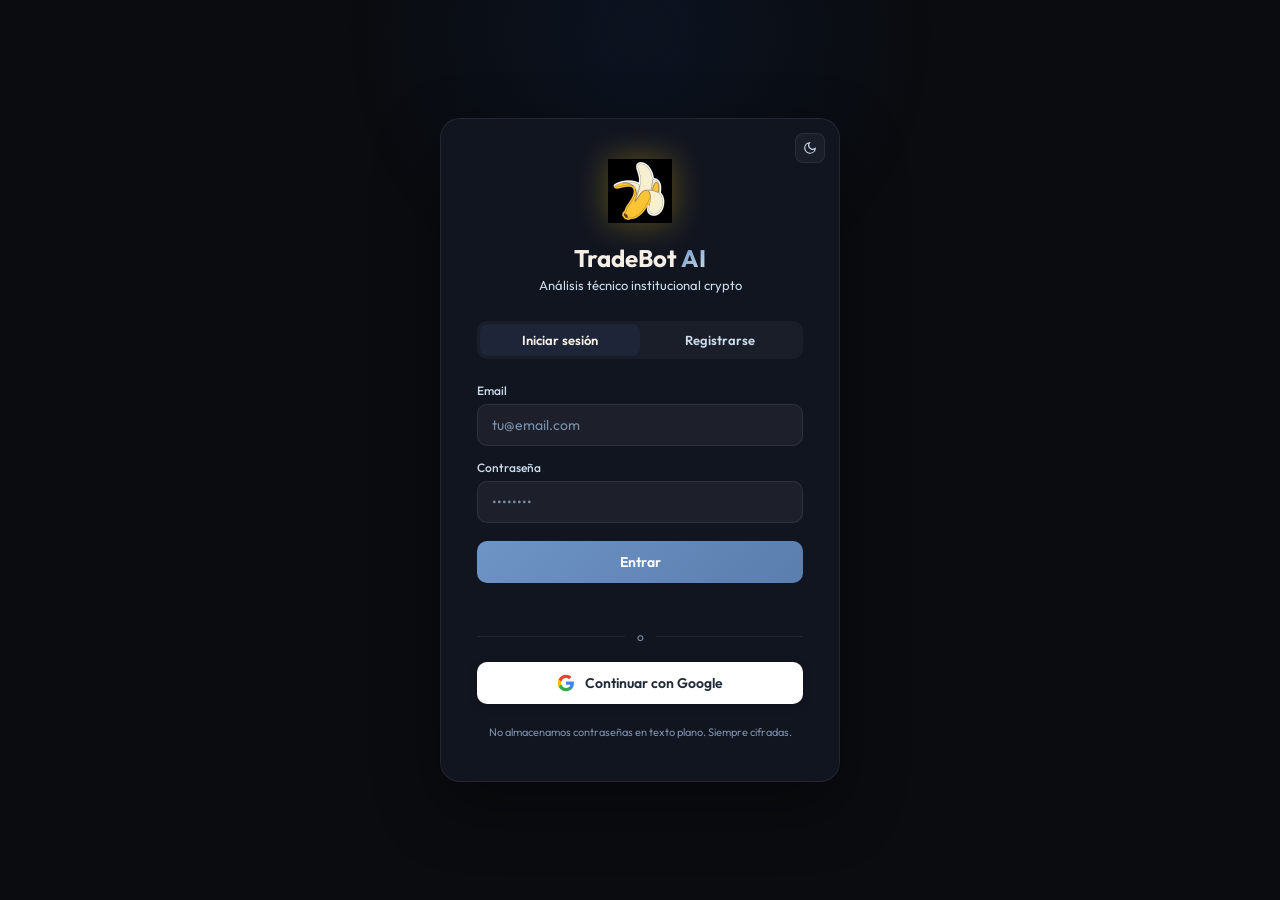
<file: templates/login.html>
<!DOCTYPE html>
<html lang="en">
<head>
<meta charset="UTF-8">
<meta name="viewport" content="width=device-width, initial-scale=1.0">
<title>TradeBot AI — Login</title>
<link rel="icon" type="image/png" href="[data-uri]">
<link rel="preconnect" href="https://fonts.googleapis.com">
<link href="https://fonts.googleapis.com/css2?family=Outfit:wght@300;400;500;600;700&display=swap" rel="stylesheet">
<style>
  *, *::before, *::after { box-sizing: border-box; margin: 0; padding: 0; }
  body {
    font-family: "Outfit", sans-serif;
    background: #0a0a0f;
    color: #e2e8f0;
    min-height: 100vh;
    display: flex;
    align-items: center;
    justify-content: center;
  }
  body::before {
    content: "";
    position: fixed;
    top: -30%;
    left: 50%;
    transform: translateX(-50%);
    width: 600px;
    height: 600px;
    background: radial-gradient(circle, rgba(37,99,235,0.08) 0%, transparent 70%);
    pointer-events: none;
  }
  .card {
    background: #13131a;
    border: 1px solid rgba(255,255,255,0.07);
    border-radius: 20px;
    padding: 40px 36px;
    width: 100%;
    max-width: 400px;
    text-align: center;
    box-shadow: 0 24px 64px rgba(0,0,0,0.4);
    position: relative;
    z-index: 1;
  }
  .logo { width: 64px; height: 64px; margin: 0 auto 16px; filter: drop-shadow(0 0 16px rgba(245,197,24,0.35)); }
  .title { font-size: 24px; font-weight: 700; color: #F5EFE6; margin-bottom: 4px; }
  .title span { background: linear-gradient(135deg, #6D94C5, #CBDCEB); -webkit-background-clip: text; -webkit-text-fill-color: transparent; }
  .sub { font-size: 13px; color: #7A8FA8; margin-bottom: 28px; }

  /* Tabs */
  .tabs { display: flex; background: rgba(255,255,255,0.04); border-radius: 10px; padding: 3px; margin-bottom: 24px; }
  .tab { flex: 1; padding: 8px; font-family: "Outfit", sans-serif; font-size: 13px; font-weight: 600;
          background: none; border: none; color: #7A8FA8; border-radius: 8px; cursor: pointer; transition: all 0.2s; }
  .tab.active { background: #1E2538; color: #F5EFE6; }

  /* Formulario */
  .form-panel { display: none; }
  .form-panel.active { display: block; }
  .field { margin-bottom: 14px; text-align: left; }
  .field label { display: block; font-size: 12px; color: #7A8FA8; margin-bottom: 6px; font-weight: 500; }
  .field input {
    width: 100%; padding: 11px 14px;
    background: rgba(255,255,255,0.05);
    border: 1px solid rgba(255,255,255,0.08);
    border-radius: 10px;
    color: #F5EFE6;
    font-family: "Outfit", sans-serif;
    font-size: 14px;
    outline: none;
    transition: border-color 0.2s;
  }
  .field input:focus { border-color: #6D94C5; }
  .field input::placeholder { color: #4A5C70; }

  .btn-primary {
    width: 100%; padding: 12px;
    background: linear-gradient(135deg, #6D94C5, #5A7EAE);
    color: white; border: none; border-radius: 10px;
    font-family: "Outfit", sans-serif; font-size: 14px; font-weight: 600;
    cursor: pointer; transition: all 0.2s; margin-top: 4px;
  }
  .btn-primary:hover { opacity: 0.9; transform: translateY(-1px); }
  .btn-primary:disabled { opacity: 0.5; cursor: not-allowed; transform: none; }

  .divider { display: flex; align-items: center; gap: 12px; margin: 18px 0; color: #4A5C70; font-size: 12px; }
  .divider::before, .divider::after { content: ""; flex: 1; height: 1px; background: rgba(255,255,255,0.06); }

  .google-btn {
    display: flex; align-items: center; justify-content: center; gap: 10px;
    width: 100%; padding: 12px;
    background: #ffffff; color: #1f2937;
    border: none; border-radius: 10px;
    font-family: "Outfit", sans-serif; font-size: 14px; font-weight: 600;
    cursor: pointer; text-decoration: none; transition: all 0.2s;
    box-shadow: 0 2px 8px rgba(0,0,0,0.2);
  }
  .google-btn:hover { background: #F5EFE6; transform: translateY(-1px); }
  .google-icon { width: 18px; height: 18px; flex-shrink: 0; }

  .error-msg { color: #ef4444; font-size: 12px; margin-top: 10px; min-height: 18px; }
  .disclaimer { margin-top: 20px; font-size: 11px; color: var(--ltext3, #4A5C70); line-height: 1.6; }

  /* ---- CSS Variables: dark (default) / light ---- */
  :root {
    --lbg:#0A0C0F; --lcard:#111520; --lborder:rgba(255,255,255,0.07);
    --ltext:#F5EFE6; --ltext2:#CBDCEB; --ltext3:#7A8FA8;
    --linput:rgba(255,255,255,0.05); --linputb:rgba(255,255,255,0.08);
    --ltabs:rgba(255,255,255,0.04); --ltabact:#1E2538;
  }
  [data-theme="light"] {
    --lbg:#F0EBE3; --lcard:#EDE6DC; --lborder:rgba(0,0,0,0.08);
    --ltext:#1A1612; --ltext2:#4A3F35; --ltext3:#8A7A6A;
    --linput:#F8F4EE; --linputb:rgba(0,0,0,0.10);
    --ltabs:rgba(0,0,0,0.04); --ltabact:#D8CEBC;
  }
  body { background:var(--lbg); color:var(--ltext); transition:background .25s,color .25s; }
  .card { background:var(--lcard); border:1px solid var(--lborder); }
  .title { color:var(--ltext); }
  .sub,.field label { color:var(--ltext2); }
  .tabs { background:var(--ltabs); }
  .tab { color:var(--ltext2); }
  .tab.active { background:var(--ltabact); color:var(--ltext); }
  .field input { background:var(--linput); border:1px solid var(--linputb); color:var(--ltext); }
  .field input::placeholder { color:var(--ltext3); }
  .divider { color:var(--ltext3); }
  .divider::before,.divider::after { background:var(--lborder); }

  /* Theme toggle button */
  .theme-toggle-login {
    position:absolute; top:14px; right:14px;
    width:30px; height:30px;
    background:var(--ltabs); border:1px solid var(--lborder);
    border-radius:8px; cursor:pointer;
    display:flex; align-items:center; justify-content:center;
    color:var(--ltext2); transition:background .15s,color .15s;
  }
  .theme-toggle-login:hover { background:var(--linputb); color:var(--ltext); }
  .icon-moon { display:block; }
  .icon-sun  { display:none; }
  [data-theme="light"] .icon-moon { display:none; }
  [data-theme="light"] .icon-sun  { display:block; }
</style>
</head>
<body>
<div class="card">
  <button class="theme-toggle-login" id="theme-toggle-login" title="Toggle tema">
    <svg class="icon-moon" width="14" height="14" viewBox="0 0 24 24" fill="none" stroke="currentColor" stroke-width="2" stroke-linecap="round"><path d="M21 12.79A9 9 0 1 1 11.21 3 7 7 0 0 0 21 12.79z"/></svg>
    <svg class="icon-sun" width="14" height="14" viewBox="0 0 24 24" fill="none" stroke="currentColor" stroke-width="2" stroke-linecap="round"><circle cx="12" cy="12" r="5"/><line x1="12" y1="1" x2="12" y2="3"/><line x1="12" y1="21" x2="12" y2="23"/><line x1="1" y1="12" x2="3" y2="12"/><line x1="21" y1="12" x2="23" y2="12"/></svg>
  </button>
  <img class="logo" src="[data-uri]" alt="TradeBot AI">
  <div class="title">TradeBot <span>AI</span></div>
  <div class="sub">Análisis técnico institucional crypto</div>

  <!-- Tabs -->
  <div class="tabs">
    <button class="tab active" onclick="switchTab('login')">Iniciar sesión</button>
    <button class="tab" onclick="switchTab('register')">Registrarse</button>
  </div>

  <!-- Login form -->
  <div class="form-panel active" id="panel-login">
    <div class="field">
      <label>Email</label>
      <input type="email" id="login-email" placeholder="tu@email.com" autocomplete="email">
    </div>
    <div class="field">
      <label>Contraseña</label>
      <input type="password" id="login-pass" placeholder="••••••••" autocomplete="current-password">
    </div>
    <button class="btn-primary" onclick="doLogin()">Entrar</button>
    <div class="error-msg" id="login-error"></div>

    <div class="divider">o</div>
    <a class="google-btn" href="/auth/google">
      <svg class="google-icon" viewBox="0 0 24 24"><path d="M22.56 12.25c0-.78-.07-1.53-.2-2.25H12v4.26h5.92c-.26 1.37-1.04 2.53-2.21 3.31v2.77h3.57c2.08-1.92 3.28-4.74 3.28-8.09z" fill="#4285F4"/><path d="M12 23c2.97 0 5.46-.98 7.28-2.66l-3.57-2.77c-.98.66-2.23 1.06-3.71 1.06-2.86 0-5.29-1.93-6.16-4.53H2.18v2.84C3.99 20.53 7.7 23 12 23z" fill="#34A853"/><path d="M5.84 14.09c-.22-.66-.35-1.36-.35-2.09s.13-1.43.35-2.09V7.07H2.18C1.43 8.55 1 10.22 1 12s.43 3.45 1.18 4.93l3.66-2.84z" fill="#FBBC05"/><path d="M12 5.38c1.62 0 3.06.56 4.21 1.64l3.15-3.15C17.45 2.09 14.97 1 12 1 7.7 1 3.99 3.47 2.18 7.07l3.66 2.84c.87-2.6 3.3-4.53 6.16-4.53z" fill="#EA4335"/></svg>
      Continuar con Google
    </a>
  </div>

  <!-- Register form -->
  <div class="form-panel" id="panel-register">
    <div class="field">
      <label>Nombre</label>
      <input type="text" id="reg-nombre" placeholder="Tu nombre" autocomplete="name">
    </div>
    <div class="field">
      <label>Email</label>
      <input type="email" id="reg-email" placeholder="tu@email.com" autocomplete="email">
    </div>
    <div class="field">
      <label>Contraseña <span style="color:#475569">(mín. 8 caracteres)</span></label>
      <input type="password" id="reg-pass" placeholder="••••••••" autocomplete="new-password">
    </div>
    <button class="btn-primary" onclick="doRegister()">Crear cuenta</button>
    <div class="error-msg" id="reg-error"></div>

    <div class="divider">o</div>
    <a class="google-btn" href="/auth/google">
      <svg class="google-icon" viewBox="0 0 24 24"><path d="M22.56 12.25c0-.78-.07-1.53-.2-2.25H12v4.26h5.92c-.26 1.37-1.04 2.53-2.21 3.31v2.77h3.57c2.08-1.92 3.28-4.74 3.28-8.09z" fill="#4285F4"/><path d="M12 23c2.97 0 5.46-.98 7.28-2.66l-3.57-2.77c-.98.66-2.23 1.06-3.71 1.06-2.86 0-5.29-1.93-6.16-4.53H2.18v2.84C3.99 20.53 7.7 23 12 23z" fill="#34A853"/><path d="M5.84 14.09c-.22-.66-.35-1.36-.35-2.09s.13-1.43.35-2.09V7.07H2.18C1.43 8.55 1 10.22 1 12s.43 3.45 1.18 4.93l3.66-2.84z" fill="#FBBC05"/><path d="M12 5.38c1.62 0 3.06.56 4.21 1.64l3.15-3.15C17.45 2.09 14.97 1 12 1 7.7 1 3.99 3.47 2.18 7.07l3.66 2.84c.87-2.6 3.3-4.53 6.16-4.53z" fill="#EA4335"/></svg>
      Continuar con Google
    </a>
  </div>

  <div class="disclaimer">No almacenamos contraseñas en texto plano. Siempre cifradas.</div>
</div>

<script>
function switchTab(tab) {
  document.querySelectorAll(".tab").forEach((t, i) => {
    t.classList.toggle("active", (i === 0 && tab === "login") || (i === 1 && tab === "register"));
  });
  document.getElementById("panel-login").classList.toggle("active", tab === "login");
  document.getElementById("panel-register").classList.toggle("active", tab === "register");
}

async function doLogin() {
  const email = document.getElementById("login-email").value.trim();
  const pass  = document.getElementById("login-pass").value;
  const err   = document.getElementById("login-error");
  err.textContent = "";

  if (!email || !pass) { err.textContent = "Completa todos los campos"; return; }

  const btn = event.target;
  btn.disabled = true;
  btn.textContent = "Entrando...";

  try {
    const r = await fetch("/login", {
      method: "POST",
      headers: {"Content-Type": "application/json"},
      body: JSON.stringify({ email, password: pass })
    });
    const data = await r.json();
    if (data.ok) {
      window.location.href = data.redirect;
    } else if (data.require_2fa) {
      btn.disabled = false;
      btn.textContent = "Entrar";
      mostrar2faPanel();
    } else {
      err.textContent = data.error || "Error al iniciar sesión";
      btn.disabled = false;
      btn.textContent = "Entrar";
    }
  } catch(e) {
    err.textContent = "Error de conexión";
    btn.disabled = false;
    btn.textContent = "Entrar";
  }
}


function mostrar2faPanel() {
  document.getElementById('panel-login').classList.remove('active');

  if (!document.getElementById('panel-2fa')) {
    const panel = document.createElement('div');
    panel.id = 'panel-2fa';
    panel.className = 'form-panel active';
    panel.innerHTML = `
      <div style="text-align:center;margin-bottom:20px">
        <div style="width:48px;height:48px;border-radius:14px;background:rgba(37,99,235,0.12);
                    border:1px solid rgba(37,99,235,0.25);display:inline-flex;
                    align-items:center;justify-content:center;margin-bottom:12px">
          <svg width="22" height="22" viewBox="0 0 24 24" fill="none" stroke="#3b82f6" stroke-width="2" stroke-linecap="round">
            <path d="M12 22s8-4 8-10V5l-8-3-8 3v7c0 6 8 10 8 10z"/>
          </svg>
        </div>
        <div style="font-size:16px;font-weight:700;color:var(--text,#e5e7eb);margin-bottom:4px">
          Verificacion en dos pasos
        </div>
        <div style="font-size:12px;color:var(--text3,#6b7280);line-height:1.5">
          Abre Google Authenticator o Authy<br>e ingresa el codigo de 6 digitos
        </div>
      </div>
      <div class="field" style="display:flex;flex-direction:column;align-items:center">
        <input id="otp-code" type="text" inputmode="numeric" maxlength="6"
               placeholder="000000" autocomplete="one-time-code"
               style="width:160px;text-align:center;font-size:26px;font-weight:700;
                      letter-spacing:10px;padding:12px 8px;
                      background:var(--input-bg,#1a1a2e);
                      border:1px solid var(--border,#2d2d3d);
                      border-radius:10px;color:var(--text,#e5e7eb);
                      outline:none;transition:border-color 0.15s;font-family:monospace">
      </div>
      <div class="error-msg" id="otp-error" style="text-align:center"></div>
      <button class="btn-primary" id="btn-verificar" onclick="doVerify2fa()">Verificar</button>
      <div style="text-align:center;margin-top:14px">
        <button onclick="volver2faLogin()"
                style="background:none;border:none;color:var(--text3,#6b7280);
                       font-size:12px;cursor:pointer;text-decoration:underline">
          Volver al login
        </button>
      </div>
    `;
    document.getElementById('panel-login').insertAdjacentElement('afterend', panel);
  } else {
    document.getElementById('panel-2fa').classList.add('active');
    document.getElementById('otp-error').textContent = '';
    document.getElementById('otp-code').value = '';
  }

  setTimeout(() => {
    const input = document.getElementById('otp-code');
    if (input) {
      input.focus();
      input.addEventListener('focus', () => input.style.borderColor = '#3b82f6');
      input.addEventListener('blur',  () => input.style.borderColor = 'var(--border,#2d2d3d)');
      input.addEventListener('keydown', e => { if (e.key === 'Enter') doVerify2fa(); });
    }
  }, 50);
}

function volver2faLogin() {
  const p2fa = document.getElementById('panel-2fa');
  if (p2fa) p2fa.classList.remove('active');
  document.getElementById('panel-login').classList.add('active');
}

async function doVerify2fa() {
  const code = (document.getElementById('otp-code').value || '').replace(/\s/g, '');
  const err  = document.getElementById('otp-error');
  const btn  = document.getElementById('btn-verificar');
  err.textContent = '';

  if (!code || code.length !== 6 || !/^\d+$/.test(code)) {
    err.textContent = 'Ingresa los 6 digitos del autenticador.'; return;
  }

  btn.disabled = true; btn.textContent = 'Verificando...';

  try {
    const r = await fetch('/login/verify-2fa', {
      method: 'POST',
      headers: {'Content-Type': 'application/json'},
      body: JSON.stringify({ code })
    });
    const data = await r.json();
    if (data.ok) {
      window.location.href = data.redirect;
    } else {
      err.textContent = data.error || 'Codigo incorrecto.';
      document.getElementById('otp-code').value = '';
      document.getElementById('otp-code').focus();
      btn.disabled = false; btn.textContent = 'Verificar';
    }
  } catch(e) {
    err.textContent = 'Error de conexion.';
    btn.disabled = false; btn.textContent = 'Verificar';
  }
}

async function doRegister() {
  const nombre = document.getElementById("reg-nombre").value.trim();
  const email  = document.getElementById("reg-email").value.trim();
  const pass   = document.getElementById("reg-pass").value;
  const err    = document.getElementById("reg-error");
  err.textContent = "";

  if (!nombre || !email || !pass) { err.textContent = "Completa todos los campos"; return; }
  if (pass.length < 8) { err.textContent = "Mínimo 8 caracteres"; return; }

  const btn = event.target;
  btn.disabled = true;
  btn.textContent = "Creando cuenta...";

  try {
    const r = await fetch("/register", {
      method: "POST",
      headers: {"Content-Type": "application/json"},
      body: JSON.stringify({ nombre, email, password: pass })
    });
    const data = await r.json();
    if (data.ok) {
      window.location.href = data.redirect;
    } else {
      err.textContent = data.error || "Error al registrarse";
      btn.disabled = false;
      btn.textContent = "Crear cuenta";
    }
  } catch(e) {
    err.textContent = "Error de conexión";
    btn.disabled = false;
    btn.textContent = "Crear cuenta";
  }
}

// Enter para enviar
document.addEventListener("keydown", e => {
  if (e.key !== "Enter") return;
  const loginActive = document.getElementById("panel-login").classList.contains("active");
  if (loginActive) doLogin(); else doRegister();
});
// Theme
(function(){var s=localStorage.getItem("theme")||"dark";document.documentElement.setAttribute("data-theme",s);})();
var tb=document.getElementById("theme-toggle-login");
if(tb){tb.addEventListener("click",function(){var c=document.documentElement.getAttribute("data-theme");var n=c==="light"?"dark":"light";document.documentElement.setAttribute("data-theme",n);localStorage.setItem("theme",n);});}
</script>
</body>
</html>
</file>
